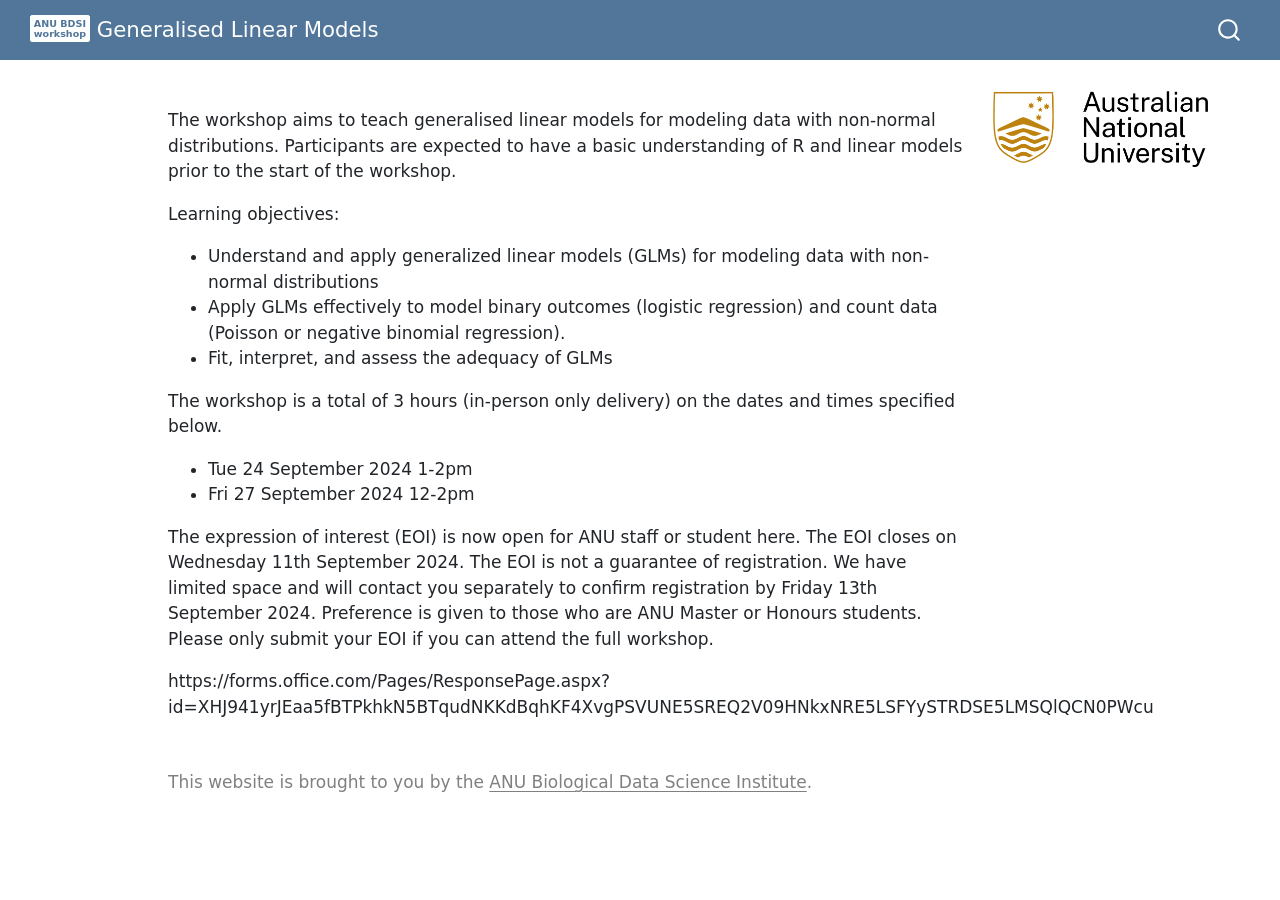
<file: ad.html>
<!DOCTYPE html>
<html xmlns="http://www.w3.org/1999/xhtml" lang="en" xml:lang="en"><head>

<meta charset="utf-8">
<meta name="generator" content="quarto-1.5.30">

<meta name="viewport" content="width=device-width, initial-scale=1.0, user-scalable=yes">


<title>ANU BDSI – ad</title>
<style>
code{white-space: pre-wrap;}
span.smallcaps{font-variant: small-caps;}
div.columns{display: flex; gap: min(4vw, 1.5em);}
div.column{flex: auto; overflow-x: auto;}
div.hanging-indent{margin-left: 1.5em; text-indent: -1.5em;}
ul.task-list{list-style: none;}
ul.task-list li input[type="checkbox"] {
  width: 0.8em;
  margin: 0 0.8em 0.2em -1em; /* quarto-specific, see https://github.com/quarto-dev/quarto-cli/issues/4556 */ 
  vertical-align: middle;
}
</style>


<script src="site_libs/quarto-nav/quarto-nav.js"></script>
<script src="site_libs/quarto-nav/headroom.min.js"></script>
<script src="site_libs/clipboard/clipboard.min.js"></script>
<script src="site_libs/quarto-search/autocomplete.umd.js"></script>
<script src="site_libs/quarto-search/fuse.min.js"></script>
<script src="site_libs/quarto-search/quarto-search.js"></script>
<meta name="quarto:offset" content="./">
<script src="site_libs/quarto-html/quarto.js"></script>
<script src="site_libs/quarto-html/popper.min.js"></script>
<script src="site_libs/quarto-html/tippy.umd.min.js"></script>
<script src="site_libs/quarto-html/anchor.min.js"></script>
<link href="site_libs/quarto-html/tippy.css" rel="stylesheet">
<link href="site_libs/quarto-html/quarto-syntax-highlighting.css" rel="stylesheet" id="quarto-text-highlighting-styles">
<script src="site_libs/bootstrap/bootstrap.min.js"></script>
<link href="site_libs/bootstrap/bootstrap-icons.css" rel="stylesheet">
<link href="site_libs/bootstrap/bootstrap.min.css" rel="stylesheet" id="quarto-bootstrap" data-mode="light">
<script id="quarto-search-options" type="application/json">{
  "location": "navbar",
  "copy-button": false,
  "collapse-after": 3,
  "panel-placement": "end",
  "type": "overlay",
  "limit": 50,
  "keyboard-shortcut": [
    "f",
    "/",
    "s"
  ],
  "show-item-context": false,
  "language": {
    "search-no-results-text": "No results",
    "search-matching-documents-text": "matching documents",
    "search-copy-link-title": "Copy link to search",
    "search-hide-matches-text": "Hide additional matches",
    "search-more-match-text": "more match in this document",
    "search-more-matches-text": "more matches in this document",
    "search-clear-button-title": "Clear",
    "search-text-placeholder": "",
    "search-detached-cancel-button-title": "Cancel",
    "search-submit-button-title": "Submit",
    "search-label": "Search"
  }
}</script>


<link rel="stylesheet" href="assets/webex.css">
<link rel="stylesheet" href="assets/custom.css">
<link rel="stylesheet" href="assets/exercises.css">
<link rel="stylesheet" href="styles.css">
</head>

<body class="nav-fixed">

<div id="quarto-search-results"></div>
  <header id="quarto-header" class="headroom fixed-top">
    <nav class="navbar navbar-expand-lg " data-bs-theme="dark">
      <div class="navbar-container container-fluid">
      <div class="navbar-brand-container mx-auto">
    <a class="navbar-brand" href="./index.html">
    <span class="navbar-title"><span class="tag-workshop"><span class="tag-label">ANU BDSI<br>workshop</span> Generalised Linear Models</span></span>
    </a>
  </div>
            <div id="quarto-search" class="" title="Search"></div>
          <button class="navbar-toggler" type="button" data-bs-toggle="collapse" data-bs-target="#navbarCollapse" aria-controls="navbarCollapse" aria-expanded="false" aria-label="Toggle navigation" onclick="if (window.quartoToggleHeadroom) { window.quartoToggleHeadroom(); }">
  <span class="navbar-toggler-icon"></span>
</button>
          <div class="collapse navbar-collapse" id="navbarCollapse">
            <ul class="navbar-nav navbar-nav-scroll me-auto">
  <li class="nav-item">
    <a class="nav-link" href="./index.html"> 
<span class="menu-text"> </span></a>
  </li>  
</ul>
          </div> <!-- /navcollapse -->
            <div class="quarto-navbar-tools">
</div>
      </div> <!-- /container-fluid -->
    </nav>
</header>
<!-- content -->
<div id="quarto-content" class="quarto-container page-columns page-rows-contents page-layout-article page-navbar">
<!-- sidebar -->
<!-- margin-sidebar -->
    <div id="quarto-margin-sidebar" class="sidebar margin-sidebar"><div class="quarto-margin-header"><div class="margin-header-item">
<p><img src="./images/ANU_Secondary_Horizontal_GoldBlack.png" class="img-fluid"></p>
</div></div>
        
    </div>
<!-- main -->
<main class="content" id="quarto-document-content">




<p>The workshop aims to teach generalised linear models for modeling data with non-normal distributions. Participants are expected to have a basic understanding of R and linear models prior to the start of the workshop.</p>
<p>Learning objectives:</p>
<ul>
<li>Understand and apply generalized linear models (GLMs) for modeling data with non-normal distributions</li>
<li>Apply GLMs effectively to model binary outcomes (logistic regression) and count data (Poisson or negative binomial regression).</li>
<li>Fit, interpret, and assess the adequacy of GLMs</li>
</ul>
<p>The workshop is a total of 3 hours (in-person only delivery) on the dates and times specified below.</p>
<ul>
<li>Tue 24 September 2024 1-2pm</li>
<li>Fri 27 September 2024 12-2pm</li>
</ul>
<p>The expression of interest (EOI) is now open for ANU staff or student here. The EOI closes on Wednesday 11th September 2024. The EOI is not a guarantee of registration. We have limited space and will contact you separately to confirm registration by Friday 13th September 2024. Preference is given to those who are ANU Master or Honours students. Please only submit your EOI if you can attend the full workshop.</p>
<p>https://forms.office.com/Pages/ResponsePage.aspx?id=XHJ941yrJEaa5fBTPkhkN5BTqudNKKdBqhKF4XvgPSVUNE5SREQ2V09HNkxNRE5LSFYySTRDSE5LMSQlQCN0PWcu</p>



<p><span class="footer">This website is brought to you by the <a href="https://bdsi.anu.edu.au/">ANU Biological Data Science Institute</a>.</span></p></main> <!-- /main -->
<script>

/* update total correct if #webex-total_correct exists */
update_total_correct = function() {
  console.log("webex: update total_correct");

  var t = document.getElementsByClassName("webex-total_correct");
  for (var i = 0; i < t.length; i++) {
    p = t[i].parentElement;
    var correct = p.getElementsByClassName("webex-correct").length;
    var solvemes = p.getElementsByClassName("webex-solveme").length;
    var radiogroups = p.getElementsByClassName("webex-radiogroup").length;
    var selects = p.getElementsByClassName("webex-select").length;

    t[i].innerHTML = correct + " of " + (solvemes + radiogroups + selects) + " correct";
  }
}

/* webex-solution button toggling function */
b_func = function() {
  console.log("webex: toggle hide");

  var cl = this.parentElement.classList;
  if (cl.contains('open')) {
    cl.remove("open");
  } else {
    cl.add("open");
  }
}

/* check answers */
check_func = function() {
  console.log("webex: check answers");

  var cl = this.parentElement.classList;
  if (cl.contains('unchecked')) {
    cl.remove("unchecked");
    this.innerHTML = "Hide Answers";
  } else {
    cl.add("unchecked");
    this.innerHTML = "Show Answers";
  }
}

/* function for checking solveme answers */
solveme_func = function(e) {
  console.log("webex: check solveme");

  var real_answers = JSON.parse(this.dataset.answer);
  var my_answer = this.value;
  var cl = this.classList;
  if (cl.contains("ignorecase")) {
    my_answer = my_answer.toLowerCase();
  }
  if (cl.contains("nospaces")) {
    my_answer = my_answer.replace(/ /g, "")
  }

  if (my_answer == "") {
    cl.remove("webex-correct");
    cl.remove("webex-incorrect");
  } else if (real_answers.includes(my_answer)) {
    cl.add("webex-correct");
    cl.remove("webex-incorrect");
  } else {
    cl.add("webex-incorrect");
    cl.remove("webex-correct");
  }

  // match numeric answers within a specified tolerance
  if(this.dataset.tol > 0){
    var tol = JSON.parse(this.dataset.tol);
    var matches = real_answers.map(x => Math.abs(x - my_answer) < tol)
    if (matches.reduce((a, b) => a + b, 0) > 0) {
      cl.add("webex-correct");
    } else {
      cl.remove("webex-correct");
    }
  }

  // added regex bit
  if (cl.contains("regex")){
    answer_regex = RegExp(real_answers.join("|"))
    if (answer_regex.test(my_answer)) {
      cl.add("webex-correct");
    }
  }

  update_total_correct();
}

/* function for checking select answers */
select_func = function(e) {
  console.log("webex: check select");

  var cl = this.classList

  /* add style */
  cl.remove("webex-incorrect");
  cl.remove("webex-correct");
  if (this.value == "answer") {
    cl.add("webex-correct");
  } else if (this.value != "blank") {
    cl.add("webex-incorrect");
  }

  update_total_correct();
}

/* function for checking radiogroups answers */
radiogroups_func = function(e) {
  console.log("webex: check radiogroups");

  var checked_button = document.querySelector('input[name=' + this.id + ']:checked');
  var cl = checked_button.parentElement.classList;
  var labels = checked_button.parentElement.parentElement.children;

  /* get rid of styles */
  for (i = 0; i < labels.length; i++) {
    labels[i].classList.remove("webex-incorrect");
    labels[i].classList.remove("webex-correct");
  }

  /* add style */
  if (checked_button.value == "answer") {
    cl.add("webex-correct");
  } else {
    cl.add("webex-incorrect");
  }

  update_total_correct();
}

window.onload = function() {
  console.log("webex onload");
  /* set up solution buttons */
  var buttons = document.getElementsByTagName("button");

  for (var i = 0; i < buttons.length; i++) {
    if (buttons[i].parentElement.classList.contains('webex-solution')) {
      buttons[i].onclick = b_func;
    }
  }

  var check_sections = document.getElementsByClassName("webex-check");
  console.log("check:", check_sections.length);
  for (var i = 0; i < check_sections.length; i++) {
    check_sections[i].classList.add("unchecked");

    let btn = document.createElement("button");
    btn.innerHTML = "Show Answers";
    btn.classList.add("webex-check-button");
    btn.onclick = check_func;
    check_sections[i].appendChild(btn);

    let spn = document.createElement("span");
    spn.classList.add("webex-total_correct");
    check_sections[i].appendChild(spn);
  }

  /* set up webex-solveme inputs */
  var solveme = document.getElementsByClassName("webex-solveme");

  for (var i = 0; i < solveme.length; i++) {
    /* make sure input boxes don't auto-anything */
    solveme[i].setAttribute("autocomplete","off");
    solveme[i].setAttribute("autocorrect", "off");
    solveme[i].setAttribute("autocapitalize", "off");
    solveme[i].setAttribute("spellcheck", "false");
    solveme[i].value = "";

    /* adjust answer for ignorecase or nospaces */
    var cl = solveme[i].classList;
    var real_answer = solveme[i].dataset.answer;
    if (cl.contains("ignorecase")) {
      real_answer = real_answer.toLowerCase();
    }
    if (cl.contains("nospaces")) {
      real_answer = real_answer.replace(/ /g, "");
    }
    solveme[i].dataset.answer = real_answer;

    /* attach checking function */
    solveme[i].onkeyup = solveme_func;
    solveme[i].onchange = solveme_func;

    solveme[i].insertAdjacentHTML("afterend", " <span class='webex-icon'></span>")
  }

  /* set up radiogroups */
  var radiogroups = document.getElementsByClassName("webex-radiogroup");
  for (var i = 0; i < radiogroups.length; i++) {
    radiogroups[i].onchange = radiogroups_func;
  }

  /* set up selects */
  var selects = document.getElementsByClassName("webex-select");
  for (var i = 0; i < selects.length; i++) {
    selects[i].onchange = select_func;
    selects[i].insertAdjacentHTML("afterend", " <span class='webex-icon'></span>")
  }

  update_total_correct();
}

</script>
<script id="quarto-html-after-body" type="application/javascript">
window.document.addEventListener("DOMContentLoaded", function (event) {
  const toggleBodyColorMode = (bsSheetEl) => {
    const mode = bsSheetEl.getAttribute("data-mode");
    const bodyEl = window.document.querySelector("body");
    if (mode === "dark") {
      bodyEl.classList.add("quarto-dark");
      bodyEl.classList.remove("quarto-light");
    } else {
      bodyEl.classList.add("quarto-light");
      bodyEl.classList.remove("quarto-dark");
    }
  }
  const toggleBodyColorPrimary = () => {
    const bsSheetEl = window.document.querySelector("link#quarto-bootstrap");
    if (bsSheetEl) {
      toggleBodyColorMode(bsSheetEl);
    }
  }
  toggleBodyColorPrimary();  
  const icon = "";
  const anchorJS = new window.AnchorJS();
  anchorJS.options = {
    placement: 'right',
    icon: icon
  };
  anchorJS.add('.anchored');
  const isCodeAnnotation = (el) => {
    for (const clz of el.classList) {
      if (clz.startsWith('code-annotation-')) {                     
        return true;
      }
    }
    return false;
  }
  const onCopySuccess = function(e) {
    // button target
    const button = e.trigger;
    // don't keep focus
    button.blur();
    // flash "checked"
    button.classList.add('code-copy-button-checked');
    var currentTitle = button.getAttribute("title");
    button.setAttribute("title", "Copied!");
    let tooltip;
    if (window.bootstrap) {
      button.setAttribute("data-bs-toggle", "tooltip");
      button.setAttribute("data-bs-placement", "left");
      button.setAttribute("data-bs-title", "Copied!");
      tooltip = new bootstrap.Tooltip(button, 
        { trigger: "manual", 
          customClass: "code-copy-button-tooltip",
          offset: [0, -8]});
      tooltip.show();    
    }
    setTimeout(function() {
      if (tooltip) {
        tooltip.hide();
        button.removeAttribute("data-bs-title");
        button.removeAttribute("data-bs-toggle");
        button.removeAttribute("data-bs-placement");
      }
      button.setAttribute("title", currentTitle);
      button.classList.remove('code-copy-button-checked');
    }, 1000);
    // clear code selection
    e.clearSelection();
  }
  const getTextToCopy = function(trigger) {
      const codeEl = trigger.previousElementSibling.cloneNode(true);
      for (const childEl of codeEl.children) {
        if (isCodeAnnotation(childEl)) {
          childEl.remove();
        }
      }
      return codeEl.innerText;
  }
  const clipboard = new window.ClipboardJS('.code-copy-button:not([data-in-quarto-modal])', {
    text: getTextToCopy
  });
  clipboard.on('success', onCopySuccess);
  if (window.document.getElementById('quarto-embedded-source-code-modal')) {
    // For code content inside modals, clipBoardJS needs to be initialized with a container option
    // TODO: Check when it could be a function (https://github.com/zenorocha/clipboard.js/issues/860)
    const clipboardModal = new window.ClipboardJS('.code-copy-button[data-in-quarto-modal]', {
      text: getTextToCopy,
      container: window.document.getElementById('quarto-embedded-source-code-modal')
    });
    clipboardModal.on('success', onCopySuccess);
  }
    var localhostRegex = new RegExp(/^(?:http|https):\/\/localhost\:?[0-9]*\//);
    var mailtoRegex = new RegExp(/^mailto:/);
      var filterRegex = new RegExp("https:\/\/anu-bdsi\.github\.io\/workshop-GLM\/");
    var isInternal = (href) => {
        return filterRegex.test(href) || localhostRegex.test(href) || mailtoRegex.test(href);
    }
    // Inspect non-navigation links and adorn them if external
 	var links = window.document.querySelectorAll('a[href]:not(.nav-link):not(.navbar-brand):not(.toc-action):not(.sidebar-link):not(.sidebar-item-toggle):not(.pagination-link):not(.no-external):not([aria-hidden]):not(.dropdown-item):not(.quarto-navigation-tool):not(.about-link)');
    for (var i=0; i<links.length; i++) {
      const link = links[i];
      if (!isInternal(link.href)) {
        // undo the damage that might have been done by quarto-nav.js in the case of
        // links that we want to consider external
        if (link.dataset.originalHref !== undefined) {
          link.href = link.dataset.originalHref;
        }
      }
    }
  function tippyHover(el, contentFn, onTriggerFn, onUntriggerFn) {
    const config = {
      allowHTML: true,
      maxWidth: 500,
      delay: 100,
      arrow: false,
      appendTo: function(el) {
          return el.parentElement;
      },
      interactive: true,
      interactiveBorder: 10,
      theme: 'quarto',
      placement: 'bottom-start',
    };
    if (contentFn) {
      config.content = contentFn;
    }
    if (onTriggerFn) {
      config.onTrigger = onTriggerFn;
    }
    if (onUntriggerFn) {
      config.onUntrigger = onUntriggerFn;
    }
    window.tippy(el, config); 
  }
  const noterefs = window.document.querySelectorAll('a[role="doc-noteref"]');
  for (var i=0; i<noterefs.length; i++) {
    const ref = noterefs[i];
    tippyHover(ref, function() {
      // use id or data attribute instead here
      let href = ref.getAttribute('data-footnote-href') || ref.getAttribute('href');
      try { href = new URL(href).hash; } catch {}
      const id = href.replace(/^#\/?/, "");
      const note = window.document.getElementById(id);
      if (note) {
        return note.innerHTML;
      } else {
        return "";
      }
    });
  }
  const xrefs = window.document.querySelectorAll('a.quarto-xref');
  const processXRef = (id, note) => {
    // Strip column container classes
    const stripColumnClz = (el) => {
      el.classList.remove("page-full", "page-columns");
      if (el.children) {
        for (const child of el.children) {
          stripColumnClz(child);
        }
      }
    }
    stripColumnClz(note)
    if (id === null || id.startsWith('sec-')) {
      // Special case sections, only their first couple elements
      const container = document.createElement("div");
      if (note.children && note.children.length > 2) {
        container.appendChild(note.children[0].cloneNode(true));
        for (let i = 1; i < note.children.length; i++) {
          const child = note.children[i];
          if (child.tagName === "P" && child.innerText === "") {
            continue;
          } else {
            container.appendChild(child.cloneNode(true));
            break;
          }
        }
        if (window.Quarto?.typesetMath) {
          window.Quarto.typesetMath(container);
        }
        return container.innerHTML
      } else {
        if (window.Quarto?.typesetMath) {
          window.Quarto.typesetMath(note);
        }
        return note.innerHTML;
      }
    } else {
      // Remove any anchor links if they are present
      const anchorLink = note.querySelector('a.anchorjs-link');
      if (anchorLink) {
        anchorLink.remove();
      }
      if (window.Quarto?.typesetMath) {
        window.Quarto.typesetMath(note);
      }
      // TODO in 1.5, we should make sure this works without a callout special case
      if (note.classList.contains("callout")) {
        return note.outerHTML;
      } else {
        return note.innerHTML;
      }
    }
  }
  for (var i=0; i<xrefs.length; i++) {
    const xref = xrefs[i];
    tippyHover(xref, undefined, function(instance) {
      instance.disable();
      let url = xref.getAttribute('href');
      let hash = undefined; 
      if (url.startsWith('#')) {
        hash = url;
      } else {
        try { hash = new URL(url).hash; } catch {}
      }
      if (hash) {
        const id = hash.replace(/^#\/?/, "");
        const note = window.document.getElementById(id);
        if (note !== null) {
          try {
            const html = processXRef(id, note.cloneNode(true));
            instance.setContent(html);
          } finally {
            instance.enable();
            instance.show();
          }
        } else {
          // See if we can fetch this
          fetch(url.split('#')[0])
          .then(res => res.text())
          .then(html => {
            const parser = new DOMParser();
            const htmlDoc = parser.parseFromString(html, "text/html");
            const note = htmlDoc.getElementById(id);
            if (note !== null) {
              const html = processXRef(id, note);
              instance.setContent(html);
            } 
          }).finally(() => {
            instance.enable();
            instance.show();
          });
        }
      } else {
        // See if we can fetch a full url (with no hash to target)
        // This is a special case and we should probably do some content thinning / targeting
        fetch(url)
        .then(res => res.text())
        .then(html => {
          const parser = new DOMParser();
          const htmlDoc = parser.parseFromString(html, "text/html");
          const note = htmlDoc.querySelector('main.content');
          if (note !== null) {
            // This should only happen for chapter cross references
            // (since there is no id in the URL)
            // remove the first header
            if (note.children.length > 0 && note.children[0].tagName === "HEADER") {
              note.children[0].remove();
            }
            const html = processXRef(null, note);
            instance.setContent(html);
          } 
        }).finally(() => {
          instance.enable();
          instance.show();
        });
      }
    }, function(instance) {
    });
  }
      let selectedAnnoteEl;
      const selectorForAnnotation = ( cell, annotation) => {
        let cellAttr = 'data-code-cell="' + cell + '"';
        let lineAttr = 'data-code-annotation="' +  annotation + '"';
        const selector = 'span[' + cellAttr + '][' + lineAttr + ']';
        return selector;
      }
      const selectCodeLines = (annoteEl) => {
        const doc = window.document;
        const targetCell = annoteEl.getAttribute("data-target-cell");
        const targetAnnotation = annoteEl.getAttribute("data-target-annotation");
        const annoteSpan = window.document.querySelector(selectorForAnnotation(targetCell, targetAnnotation));
        const lines = annoteSpan.getAttribute("data-code-lines").split(",");
        const lineIds = lines.map((line) => {
          return targetCell + "-" + line;
        })
        let top = null;
        let height = null;
        let parent = null;
        if (lineIds.length > 0) {
            //compute the position of the single el (top and bottom and make a div)
            const el = window.document.getElementById(lineIds[0]);
            top = el.offsetTop;
            height = el.offsetHeight;
            parent = el.parentElement.parentElement;
          if (lineIds.length > 1) {
            const lastEl = window.document.getElementById(lineIds[lineIds.length - 1]);
            const bottom = lastEl.offsetTop + lastEl.offsetHeight;
            height = bottom - top;
          }
          if (top !== null && height !== null && parent !== null) {
            // cook up a div (if necessary) and position it 
            let div = window.document.getElementById("code-annotation-line-highlight");
            if (div === null) {
              div = window.document.createElement("div");
              div.setAttribute("id", "code-annotation-line-highlight");
              div.style.position = 'absolute';
              parent.appendChild(div);
            }
            div.style.top = top - 2 + "px";
            div.style.height = height + 4 + "px";
            div.style.left = 0;
            let gutterDiv = window.document.getElementById("code-annotation-line-highlight-gutter");
            if (gutterDiv === null) {
              gutterDiv = window.document.createElement("div");
              gutterDiv.setAttribute("id", "code-annotation-line-highlight-gutter");
              gutterDiv.style.position = 'absolute';
              const codeCell = window.document.getElementById(targetCell);
              const gutter = codeCell.querySelector('.code-annotation-gutter');
              gutter.appendChild(gutterDiv);
            }
            gutterDiv.style.top = top - 2 + "px";
            gutterDiv.style.height = height + 4 + "px";
          }
          selectedAnnoteEl = annoteEl;
        }
      };
      const unselectCodeLines = () => {
        const elementsIds = ["code-annotation-line-highlight", "code-annotation-line-highlight-gutter"];
        elementsIds.forEach((elId) => {
          const div = window.document.getElementById(elId);
          if (div) {
            div.remove();
          }
        });
        selectedAnnoteEl = undefined;
      };
        // Handle positioning of the toggle
    window.addEventListener(
      "resize",
      throttle(() => {
        elRect = undefined;
        if (selectedAnnoteEl) {
          selectCodeLines(selectedAnnoteEl);
        }
      }, 10)
    );
    function throttle(fn, ms) {
    let throttle = false;
    let timer;
      return (...args) => {
        if(!throttle) { // first call gets through
            fn.apply(this, args);
            throttle = true;
        } else { // all the others get throttled
            if(timer) clearTimeout(timer); // cancel #2
            timer = setTimeout(() => {
              fn.apply(this, args);
              timer = throttle = false;
            }, ms);
        }
      };
    }
      // Attach click handler to the DT
      const annoteDls = window.document.querySelectorAll('dt[data-target-cell]');
      for (const annoteDlNode of annoteDls) {
        annoteDlNode.addEventListener('click', (event) => {
          const clickedEl = event.target;
          if (clickedEl !== selectedAnnoteEl) {
            unselectCodeLines();
            const activeEl = window.document.querySelector('dt[data-target-cell].code-annotation-active');
            if (activeEl) {
              activeEl.classList.remove('code-annotation-active');
            }
            selectCodeLines(clickedEl);
            clickedEl.classList.add('code-annotation-active');
          } else {
            // Unselect the line
            unselectCodeLines();
            clickedEl.classList.remove('code-annotation-active');
          }
        });
      }
  const findCites = (el) => {
    const parentEl = el.parentElement;
    if (parentEl) {
      const cites = parentEl.dataset.cites;
      if (cites) {
        return {
          el,
          cites: cites.split(' ')
        };
      } else {
        return findCites(el.parentElement)
      }
    } else {
      return undefined;
    }
  };
  var bibliorefs = window.document.querySelectorAll('a[role="doc-biblioref"]');
  for (var i=0; i<bibliorefs.length; i++) {
    const ref = bibliorefs[i];
    const citeInfo = findCites(ref);
    if (citeInfo) {
      tippyHover(citeInfo.el, function() {
        var popup = window.document.createElement('div');
        citeInfo.cites.forEach(function(cite) {
          var citeDiv = window.document.createElement('div');
          citeDiv.classList.add('hanging-indent');
          citeDiv.classList.add('csl-entry');
          var biblioDiv = window.document.getElementById('ref-' + cite);
          if (biblioDiv) {
            citeDiv.innerHTML = biblioDiv.innerHTML;
          }
          popup.appendChild(citeDiv);
        });
        return popup.innerHTML;
      });
    }
  }
});
</script>
</div> <!-- /content -->




</body></html>
</file>
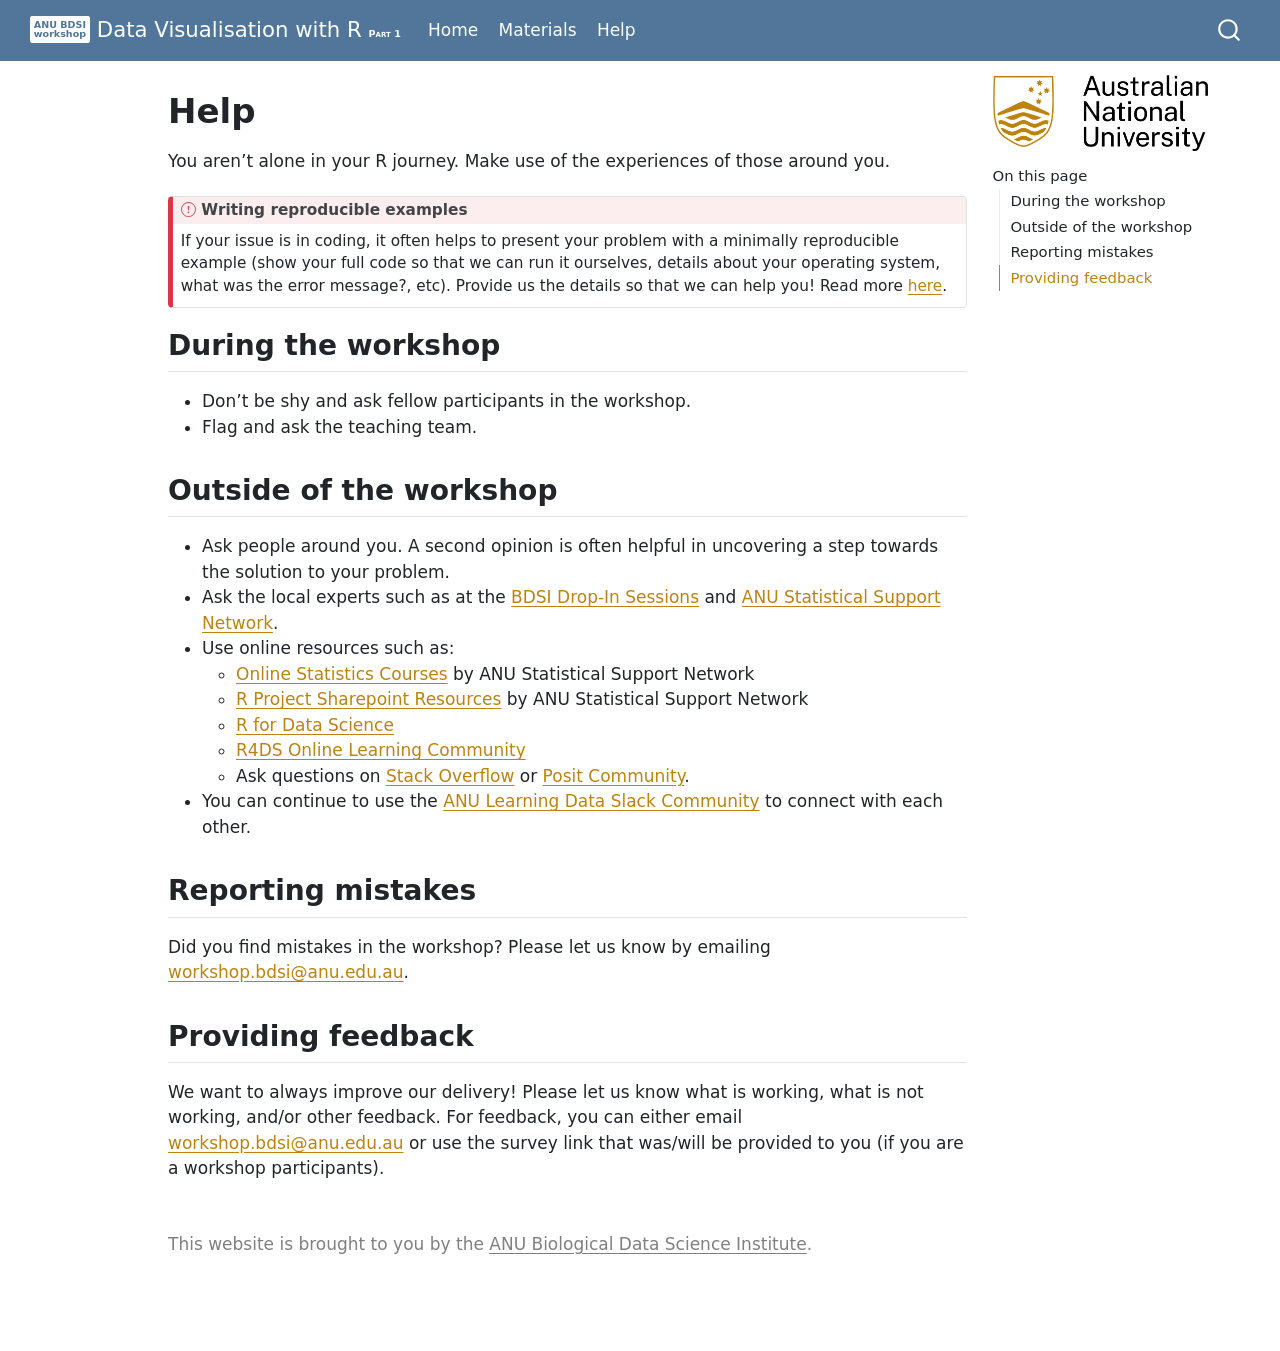
<file: help.html>
<!DOCTYPE html>
<html xmlns="http://www.w3.org/1999/xhtml" lang="en" xml:lang="en"><head>

<meta charset="utf-8">
<meta name="generator" content="quarto-1.4.551">

<meta name="viewport" content="width=device-width, initial-scale=1.0, user-scalable=yes">


<title>ANU BDSIworkshop Data Visualisation with R Part 1 - Help</title>
<style>
code{white-space: pre-wrap;}
span.smallcaps{font-variant: small-caps;}
div.columns{display: flex; gap: min(4vw, 1.5em);}
div.column{flex: auto; overflow-x: auto;}
div.hanging-indent{margin-left: 1.5em; text-indent: -1.5em;}
ul.task-list{list-style: none;}
ul.task-list li input[type="checkbox"] {
  width: 0.8em;
  margin: 0 0.8em 0.2em -1em; /* quarto-specific, see https://github.com/quarto-dev/quarto-cli/issues/4556 */ 
  vertical-align: middle;
}
</style>


<script src="site_libs/quarto-nav/quarto-nav.js"></script>
<script src="site_libs/quarto-nav/headroom.min.js"></script>
<script src="site_libs/clipboard/clipboard.min.js"></script>
<script src="site_libs/quarto-search/autocomplete.umd.js"></script>
<script src="site_libs/quarto-search/fuse.min.js"></script>
<script src="site_libs/quarto-search/quarto-search.js"></script>
<meta name="quarto:offset" content="./">
<script src="site_libs/quarto-html/quarto.js"></script>
<script src="site_libs/quarto-html/popper.min.js"></script>
<script src="site_libs/quarto-html/tippy.umd.min.js"></script>
<script src="site_libs/quarto-html/anchor.min.js"></script>
<link href="site_libs/quarto-html/tippy.css" rel="stylesheet">
<link href="site_libs/quarto-html/quarto-syntax-highlighting.css" rel="stylesheet" id="quarto-text-highlighting-styles">
<script src="site_libs/bootstrap/bootstrap.min.js"></script>
<link href="site_libs/bootstrap/bootstrap-icons.css" rel="stylesheet">
<link href="site_libs/bootstrap/bootstrap.min.css" rel="stylesheet" id="quarto-bootstrap" data-mode="light">
<script id="quarto-search-options" type="application/json">{
  "location": "navbar",
  "copy-button": false,
  "collapse-after": 3,
  "panel-placement": "end",
  "type": "overlay",
  "limit": 50,
  "keyboard-shortcut": [
    "f",
    "/",
    "s"
  ],
  "show-item-context": false,
  "language": {
    "search-no-results-text": "No results",
    "search-matching-documents-text": "matching documents",
    "search-copy-link-title": "Copy link to search",
    "search-hide-matches-text": "Hide additional matches",
    "search-more-match-text": "more match in this document",
    "search-more-matches-text": "more matches in this document",
    "search-clear-button-title": "Clear",
    "search-text-placeholder": "",
    "search-detached-cancel-button-title": "Cancel",
    "search-submit-button-title": "Submit",
    "search-label": "Search"
  }
}</script>


<link rel="stylesheet" href="styles.css">
</head>

<body class="nav-fixed">

<div id="quarto-search-results"></div>
  <header id="quarto-header" class="headroom fixed-top">
    <nav class="navbar navbar-expand-lg " data-bs-theme="dark">
      <div class="navbar-container container-fluid">
      <div class="navbar-brand-container mx-auto">
    <a class="navbar-brand" href="./index.html">
    <span class="navbar-title"><span class="tag-label">ANU BDSI<br>workshop</span> Data Visualisation with R <span class="part-label">Part 1</span></span>
    </a>
  </div>
            <div id="quarto-search" class="" title="Search"></div>
          <button class="navbar-toggler" type="button" data-bs-toggle="collapse" data-bs-target="#navbarCollapse" aria-controls="navbarCollapse" aria-expanded="false" aria-label="Toggle navigation" onclick="if (window.quartoToggleHeadroom) { window.quartoToggleHeadroom(); }">
  <span class="navbar-toggler-icon"></span>
</button>
          <div class="collapse navbar-collapse" id="navbarCollapse">
            <ul class="navbar-nav navbar-nav-scroll me-auto">
  <li class="nav-item">
    <a class="nav-link" href="./index.html"> 
<span class="menu-text">Home</span></a>
  </li>  
  <li class="nav-item">
    <a class="nav-link" href="./materials.html"> 
<span class="menu-text">Materials</span></a>
  </li>  
  <li class="nav-item">
    <a class="nav-link active" href="./help.html" aria-current="page"> 
<span class="menu-text">Help</span></a>
  </li>  
</ul>
          </div> <!-- /navcollapse -->
          <div class="quarto-navbar-tools">
</div>
      </div> <!-- /container-fluid -->
    </nav>
</header>
<!-- content -->
<div id="quarto-content" class="quarto-container page-columns page-rows-contents page-layout-article page-navbar">
<!-- sidebar -->
<!-- margin-sidebar -->
    <div id="quarto-margin-sidebar" class="sidebar margin-sidebar"><div class="quarto-margin-header"><div class="margin-header-item">
<p><img src="./images/ANU_Secondary_Horizontal_GoldBlack.png" class="img-fluid"></p>
</div></div>
        <nav id="TOC" role="doc-toc" class="toc-active">
    <h2 id="toc-title">On this page</h2>
   
  <ul>
  <li><a href="#during-the-workshop" id="toc-during-the-workshop" class="nav-link active" data-scroll-target="#during-the-workshop">During the workshop</a></li>
  <li><a href="#outside-of-the-workshop" id="toc-outside-of-the-workshop" class="nav-link" data-scroll-target="#outside-of-the-workshop">Outside of the workshop</a></li>
  <li><a href="#reporting-mistakes" id="toc-reporting-mistakes" class="nav-link" data-scroll-target="#reporting-mistakes">Reporting mistakes</a></li>
  <li><a href="#providing-feedback" id="toc-providing-feedback" class="nav-link" data-scroll-target="#providing-feedback">Providing feedback</a></li>
  </ul>
</nav>
    </div>
<!-- main -->
<main class="content" id="quarto-document-content">

<header id="title-block-header" class="quarto-title-block default">
<div class="quarto-title">
<h1 class="title">Help</h1>
</div>



<div class="quarto-title-meta">

    
  
    
  </div>
  


</header>


<p>You aren’t alone in your R journey. Make use of the experiences of those around you.</p>
<div class="callout callout-style-default callout-important callout-titled">
<div class="callout-header d-flex align-content-center">
<div class="callout-icon-container">
<i class="callout-icon"></i>
</div>
<div class="callout-title-container flex-fill">
Writing reproducible examples
</div>
</div>
<div class="callout-body-container callout-body">
<p>If your issue is in coding, it often helps to present your problem with a minimally reproducible example (show your full code so that we can run it ourselves, details about your operating system, what was the error message?, etc). Provide us the details so that we can help you! Read more <a href="https://learnr.numbat.space/chapter3">here</a>.</p>
</div>
</div>
<section id="during-the-workshop" class="level2">
<h2 class="anchored" data-anchor-id="during-the-workshop">During the workshop</h2>
<ul>
<li>Don’t be shy and ask fellow participants in the workshop.</li>
<li>Flag and ask the teaching team.</li>
</ul>
</section>
<section id="outside-of-the-workshop" class="level2">
<h2 class="anchored" data-anchor-id="outside-of-the-workshop">Outside of the workshop</h2>
<ul>
<li>Ask people around you. A second opinion is often helpful in uncovering a step towards the solution to your problem.</li>
<li>Ask the local experts such as at the <a href="https://bdsi.anu.edu.au/news-events/event-series/bdsi-bioinformatics-and-statistics-drop-sessions">BDSI Drop-In Sessions</a> and <a href="https://services.anu.edu.au/business-units/research-initiatives-and-infrastructure/statistical-support-network">ANU Statistical Support Network</a>.</li>
<li>Use online resources such as:
<ul>
<li><a href="https://services.anu.edu.au/training/online-statistics-courses#overlay-context=business-units/statistical-consulting-unit">Online Statistics Courses</a> by ANU Statistical Support Network</li>
<li><a href="https://anu365.sharepoint.com/sites/StatSupportoNline/SitePages/R-Project(1).aspx?promotedState=0">R Project Sharepoint Resources</a> by ANU Statistical Support Network</li>
<li><a href="https://r4ds.hadley.nz/">R for Data Science</a></li>
<li><a href="https://rfordatasci.com/">R4DS Online Learning Community</a></li>
<li>Ask questions on <a href="https://stackoverflow.com/questions/tagged/r">Stack Overflow</a> or <a href="https://community.rstudio.com/">Posit Community</a>.</li>
</ul></li>
<li>You can continue to use the <a href="./index.html#slack">ANU Learning Data Slack Community</a> to connect with each other.</li>
</ul>
</section>
<section id="reporting-mistakes" class="level2">
<h2 class="anchored" data-anchor-id="reporting-mistakes">Reporting mistakes</h2>
<p>Did you find mistakes in the workshop? Please let us know by emailing <a href="mailto:workshop.bdsi@anu.edu.au">workshop.bdsi@anu.edu.au</a>.</p>
</section>
<section id="providing-feedback" class="level2">
<h2 class="anchored" data-anchor-id="providing-feedback">Providing feedback</h2>
<p>We want to always improve our delivery! Please let us know what is working, what is not working, and/or other feedback. For feedback, you can either email <a href="mailto:workshop.bdsi@anu.edu.au">workshop.bdsi@anu.edu.au</a> or use the survey link that was/will be provided to you (if you are a workshop participants).</p>


</section>

<p><span class="footer">This website is brought to you by the <a href="https://bdsi.anu.edu.au/">ANU Biological Data Science Institute</a>.</span></p></main> <!-- /main -->
<script id="quarto-html-after-body" type="application/javascript">
window.document.addEventListener("DOMContentLoaded", function (event) {
  const toggleBodyColorMode = (bsSheetEl) => {
    const mode = bsSheetEl.getAttribute("data-mode");
    const bodyEl = window.document.querySelector("body");
    if (mode === "dark") {
      bodyEl.classList.add("quarto-dark");
      bodyEl.classList.remove("quarto-light");
    } else {
      bodyEl.classList.add("quarto-light");
      bodyEl.classList.remove("quarto-dark");
    }
  }
  const toggleBodyColorPrimary = () => {
    const bsSheetEl = window.document.querySelector("link#quarto-bootstrap");
    if (bsSheetEl) {
      toggleBodyColorMode(bsSheetEl);
    }
  }
  toggleBodyColorPrimary();  
  const icon = "";
  const anchorJS = new window.AnchorJS();
  anchorJS.options = {
    placement: 'right',
    icon: icon
  };
  anchorJS.add('.anchored');
  const isCodeAnnotation = (el) => {
    for (const clz of el.classList) {
      if (clz.startsWith('code-annotation-')) {                     
        return true;
      }
    }
    return false;
  }
  const clipboard = new window.ClipboardJS('.code-copy-button', {
    text: function(trigger) {
      const codeEl = trigger.previousElementSibling.cloneNode(true);
      for (const childEl of codeEl.children) {
        if (isCodeAnnotation(childEl)) {
          childEl.remove();
        }
      }
      return codeEl.innerText;
    }
  });
  clipboard.on('success', function(e) {
    // button target
    const button = e.trigger;
    // don't keep focus
    button.blur();
    // flash "checked"
    button.classList.add('code-copy-button-checked');
    var currentTitle = button.getAttribute("title");
    button.setAttribute("title", "Copied!");
    let tooltip;
    if (window.bootstrap) {
      button.setAttribute("data-bs-toggle", "tooltip");
      button.setAttribute("data-bs-placement", "left");
      button.setAttribute("data-bs-title", "Copied!");
      tooltip = new bootstrap.Tooltip(button, 
        { trigger: "manual", 
          customClass: "code-copy-button-tooltip",
          offset: [0, -8]});
      tooltip.show();    
    }
    setTimeout(function() {
      if (tooltip) {
        tooltip.hide();
        button.removeAttribute("data-bs-title");
        button.removeAttribute("data-bs-toggle");
        button.removeAttribute("data-bs-placement");
      }
      button.setAttribute("title", currentTitle);
      button.classList.remove('code-copy-button-checked');
    }, 1000);
    // clear code selection
    e.clearSelection();
  });
    var localhostRegex = new RegExp(/^(?:http|https):\/\/localhost\:?[0-9]*\//);
    var mailtoRegex = new RegExp(/^mailto:/);
      var filterRegex = new RegExp('/' + window.location.host + '/');
    var isInternal = (href) => {
        return filterRegex.test(href) || localhostRegex.test(href) || mailtoRegex.test(href);
    }
    // Inspect non-navigation links and adorn them if external
 	var links = window.document.querySelectorAll('a[href]:not(.nav-link):not(.navbar-brand):not(.toc-action):not(.sidebar-link):not(.sidebar-item-toggle):not(.pagination-link):not(.no-external):not([aria-hidden]):not(.dropdown-item):not(.quarto-navigation-tool)');
    for (var i=0; i<links.length; i++) {
      const link = links[i];
      if (!isInternal(link.href)) {
        // undo the damage that might have been done by quarto-nav.js in the case of
        // links that we want to consider external
        if (link.dataset.originalHref !== undefined) {
          link.href = link.dataset.originalHref;
        }
      }
    }
  function tippyHover(el, contentFn, onTriggerFn, onUntriggerFn) {
    const config = {
      allowHTML: true,
      maxWidth: 500,
      delay: 100,
      arrow: false,
      appendTo: function(el) {
          return el.parentElement;
      },
      interactive: true,
      interactiveBorder: 10,
      theme: 'quarto',
      placement: 'bottom-start',
    };
    if (contentFn) {
      config.content = contentFn;
    }
    if (onTriggerFn) {
      config.onTrigger = onTriggerFn;
    }
    if (onUntriggerFn) {
      config.onUntrigger = onUntriggerFn;
    }
    window.tippy(el, config); 
  }
  const noterefs = window.document.querySelectorAll('a[role="doc-noteref"]');
  for (var i=0; i<noterefs.length; i++) {
    const ref = noterefs[i];
    tippyHover(ref, function() {
      // use id or data attribute instead here
      let href = ref.getAttribute('data-footnote-href') || ref.getAttribute('href');
      try { href = new URL(href).hash; } catch {}
      const id = href.replace(/^#\/?/, "");
      const note = window.document.getElementById(id);
      if (note) {
        return note.innerHTML;
      } else {
        return "";
      }
    });
  }
  const xrefs = window.document.querySelectorAll('a.quarto-xref');
  const processXRef = (id, note) => {
    // Strip column container classes
    const stripColumnClz = (el) => {
      el.classList.remove("page-full", "page-columns");
      if (el.children) {
        for (const child of el.children) {
          stripColumnClz(child);
        }
      }
    }
    stripColumnClz(note)
    if (id === null || id.startsWith('sec-')) {
      // Special case sections, only their first couple elements
      const container = document.createElement("div");
      if (note.children && note.children.length > 2) {
        container.appendChild(note.children[0].cloneNode(true));
        for (let i = 1; i < note.children.length; i++) {
          const child = note.children[i];
          if (child.tagName === "P" && child.innerText === "") {
            continue;
          } else {
            container.appendChild(child.cloneNode(true));
            break;
          }
        }
        if (window.Quarto?.typesetMath) {
          window.Quarto.typesetMath(container);
        }
        return container.innerHTML
      } else {
        if (window.Quarto?.typesetMath) {
          window.Quarto.typesetMath(note);
        }
        return note.innerHTML;
      }
    } else {
      // Remove any anchor links if they are present
      const anchorLink = note.querySelector('a.anchorjs-link');
      if (anchorLink) {
        anchorLink.remove();
      }
      if (window.Quarto?.typesetMath) {
        window.Quarto.typesetMath(note);
      }
      // TODO in 1.5, we should make sure this works without a callout special case
      if (note.classList.contains("callout")) {
        return note.outerHTML;
      } else {
        return note.innerHTML;
      }
    }
  }
  for (var i=0; i<xrefs.length; i++) {
    const xref = xrefs[i];
    tippyHover(xref, undefined, function(instance) {
      instance.disable();
      let url = xref.getAttribute('href');
      let hash = undefined; 
      if (url.startsWith('#')) {
        hash = url;
      } else {
        try { hash = new URL(url).hash; } catch {}
      }
      if (hash) {
        const id = hash.replace(/^#\/?/, "");
        const note = window.document.getElementById(id);
        if (note !== null) {
          try {
            const html = processXRef(id, note.cloneNode(true));
            instance.setContent(html);
          } finally {
            instance.enable();
            instance.show();
          }
        } else {
          // See if we can fetch this
          fetch(url.split('#')[0])
          .then(res => res.text())
          .then(html => {
            const parser = new DOMParser();
            const htmlDoc = parser.parseFromString(html, "text/html");
            const note = htmlDoc.getElementById(id);
            if (note !== null) {
              const html = processXRef(id, note);
              instance.setContent(html);
            } 
          }).finally(() => {
            instance.enable();
            instance.show();
          });
        }
      } else {
        // See if we can fetch a full url (with no hash to target)
        // This is a special case and we should probably do some content thinning / targeting
        fetch(url)
        .then(res => res.text())
        .then(html => {
          const parser = new DOMParser();
          const htmlDoc = parser.parseFromString(html, "text/html");
          const note = htmlDoc.querySelector('main.content');
          if (note !== null) {
            // This should only happen for chapter cross references
            // (since there is no id in the URL)
            // remove the first header
            if (note.children.length > 0 && note.children[0].tagName === "HEADER") {
              note.children[0].remove();
            }
            const html = processXRef(null, note);
            instance.setContent(html);
          } 
        }).finally(() => {
          instance.enable();
          instance.show();
        });
      }
    }, function(instance) {
    });
  }
      let selectedAnnoteEl;
      const selectorForAnnotation = ( cell, annotation) => {
        let cellAttr = 'data-code-cell="' + cell + '"';
        let lineAttr = 'data-code-annotation="' +  annotation + '"';
        const selector = 'span[' + cellAttr + '][' + lineAttr + ']';
        return selector;
      }
      const selectCodeLines = (annoteEl) => {
        const doc = window.document;
        const targetCell = annoteEl.getAttribute("data-target-cell");
        const targetAnnotation = annoteEl.getAttribute("data-target-annotation");
        const annoteSpan = window.document.querySelector(selectorForAnnotation(targetCell, targetAnnotation));
        const lines = annoteSpan.getAttribute("data-code-lines").split(",");
        const lineIds = lines.map((line) => {
          return targetCell + "-" + line;
        })
        let top = null;
        let height = null;
        let parent = null;
        if (lineIds.length > 0) {
            //compute the position of the single el (top and bottom and make a div)
            const el = window.document.getElementById(lineIds[0]);
            top = el.offsetTop;
            height = el.offsetHeight;
            parent = el.parentElement.parentElement;
          if (lineIds.length > 1) {
            const lastEl = window.document.getElementById(lineIds[lineIds.length - 1]);
            const bottom = lastEl.offsetTop + lastEl.offsetHeight;
            height = bottom - top;
          }
          if (top !== null && height !== null && parent !== null) {
            // cook up a div (if necessary) and position it 
            let div = window.document.getElementById("code-annotation-line-highlight");
            if (div === null) {
              div = window.document.createElement("div");
              div.setAttribute("id", "code-annotation-line-highlight");
              div.style.position = 'absolute';
              parent.appendChild(div);
            }
            div.style.top = top - 2 + "px";
            div.style.height = height + 4 + "px";
            div.style.left = 0;
            let gutterDiv = window.document.getElementById("code-annotation-line-highlight-gutter");
            if (gutterDiv === null) {
              gutterDiv = window.document.createElement("div");
              gutterDiv.setAttribute("id", "code-annotation-line-highlight-gutter");
              gutterDiv.style.position = 'absolute';
              const codeCell = window.document.getElementById(targetCell);
              const gutter = codeCell.querySelector('.code-annotation-gutter');
              gutter.appendChild(gutterDiv);
            }
            gutterDiv.style.top = top - 2 + "px";
            gutterDiv.style.height = height + 4 + "px";
          }
          selectedAnnoteEl = annoteEl;
        }
      };
      const unselectCodeLines = () => {
        const elementsIds = ["code-annotation-line-highlight", "code-annotation-line-highlight-gutter"];
        elementsIds.forEach((elId) => {
          const div = window.document.getElementById(elId);
          if (div) {
            div.remove();
          }
        });
        selectedAnnoteEl = undefined;
      };
        // Handle positioning of the toggle
    window.addEventListener(
      "resize",
      throttle(() => {
        elRect = undefined;
        if (selectedAnnoteEl) {
          selectCodeLines(selectedAnnoteEl);
        }
      }, 10)
    );
    function throttle(fn, ms) {
    let throttle = false;
    let timer;
      return (...args) => {
        if(!throttle) { // first call gets through
            fn.apply(this, args);
            throttle = true;
        } else { // all the others get throttled
            if(timer) clearTimeout(timer); // cancel #2
            timer = setTimeout(() => {
              fn.apply(this, args);
              timer = throttle = false;
            }, ms);
        }
      };
    }
      // Attach click handler to the DT
      const annoteDls = window.document.querySelectorAll('dt[data-target-cell]');
      for (const annoteDlNode of annoteDls) {
        annoteDlNode.addEventListener('click', (event) => {
          const clickedEl = event.target;
          if (clickedEl !== selectedAnnoteEl) {
            unselectCodeLines();
            const activeEl = window.document.querySelector('dt[data-target-cell].code-annotation-active');
            if (activeEl) {
              activeEl.classList.remove('code-annotation-active');
            }
            selectCodeLines(clickedEl);
            clickedEl.classList.add('code-annotation-active');
          } else {
            // Unselect the line
            unselectCodeLines();
            clickedEl.classList.remove('code-annotation-active');
          }
        });
      }
  const findCites = (el) => {
    const parentEl = el.parentElement;
    if (parentEl) {
      const cites = parentEl.dataset.cites;
      if (cites) {
        return {
          el,
          cites: cites.split(' ')
        };
      } else {
        return findCites(el.parentElement)
      }
    } else {
      return undefined;
    }
  };
  var bibliorefs = window.document.querySelectorAll('a[role="doc-biblioref"]');
  for (var i=0; i<bibliorefs.length; i++) {
    const ref = bibliorefs[i];
    const citeInfo = findCites(ref);
    if (citeInfo) {
      tippyHover(citeInfo.el, function() {
        var popup = window.document.createElement('div');
        citeInfo.cites.forEach(function(cite) {
          var citeDiv = window.document.createElement('div');
          citeDiv.classList.add('hanging-indent');
          citeDiv.classList.add('csl-entry');
          var biblioDiv = window.document.getElementById('ref-' + cite);
          if (biblioDiv) {
            citeDiv.innerHTML = biblioDiv.innerHTML;
          }
          popup.appendChild(citeDiv);
        });
        return popup.innerHTML;
      });
    }
  }
});
</script>
</div> <!-- /content -->




</body></html>
</file>
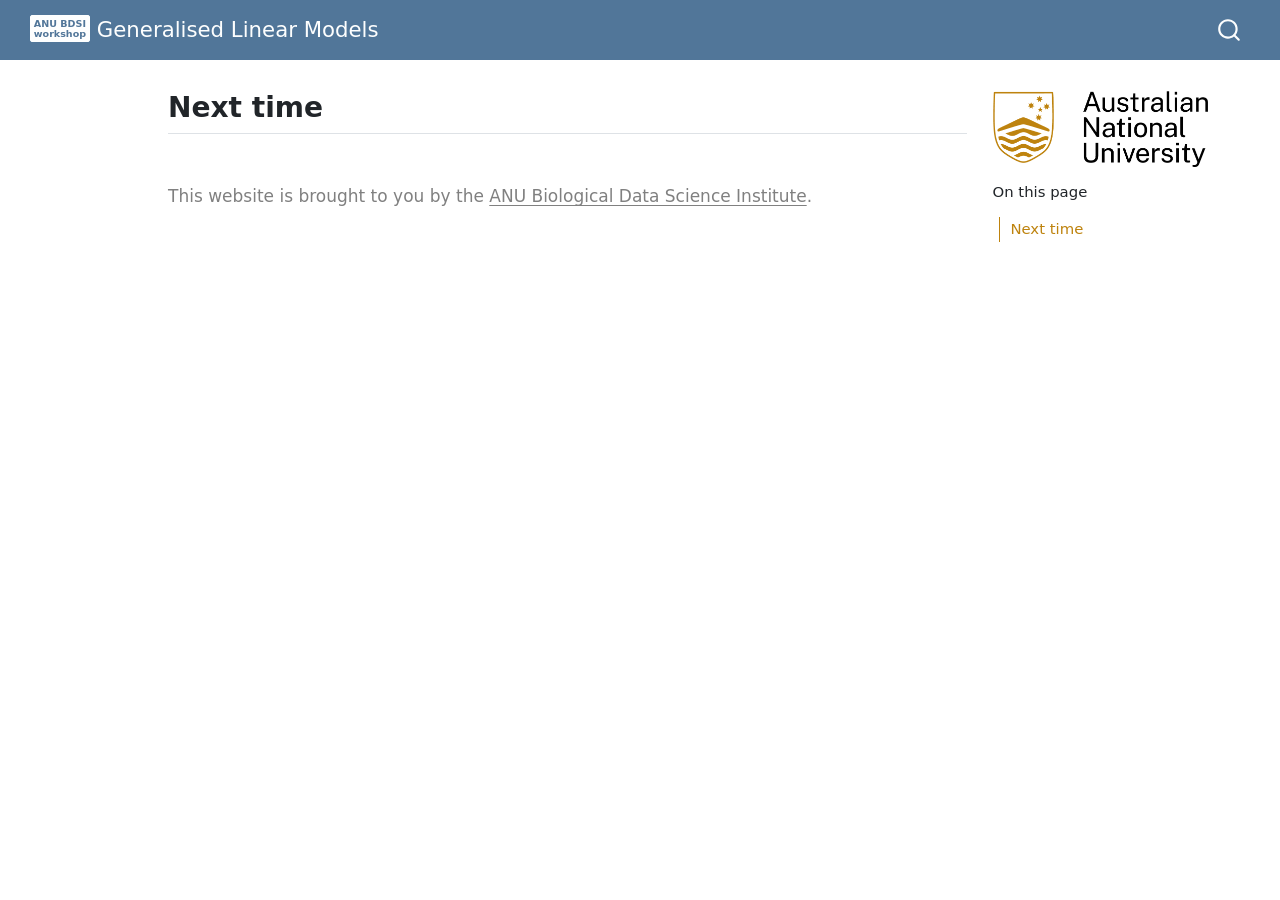
<file: next-time.html>
<!DOCTYPE html>
<html xmlns="http://www.w3.org/1999/xhtml" lang="en" xml:lang="en"><head>

<meta charset="utf-8">
<meta name="generator" content="quarto-1.5.30">

<meta name="viewport" content="width=device-width, initial-scale=1.0, user-scalable=yes">


<title>ANU BDSI – next-time</title>
<style>
code{white-space: pre-wrap;}
span.smallcaps{font-variant: small-caps;}
div.columns{display: flex; gap: min(4vw, 1.5em);}
div.column{flex: auto; overflow-x: auto;}
div.hanging-indent{margin-left: 1.5em; text-indent: -1.5em;}
ul.task-list{list-style: none;}
ul.task-list li input[type="checkbox"] {
  width: 0.8em;
  margin: 0 0.8em 0.2em -1em; /* quarto-specific, see https://github.com/quarto-dev/quarto-cli/issues/4556 */ 
  vertical-align: middle;
}
</style>


<script src="site_libs/quarto-nav/quarto-nav.js"></script>
<script src="site_libs/quarto-nav/headroom.min.js"></script>
<script src="site_libs/clipboard/clipboard.min.js"></script>
<script src="site_libs/quarto-search/autocomplete.umd.js"></script>
<script src="site_libs/quarto-search/fuse.min.js"></script>
<script src="site_libs/quarto-search/quarto-search.js"></script>
<meta name="quarto:offset" content="./">
<script src="site_libs/quarto-html/quarto.js"></script>
<script src="site_libs/quarto-html/popper.min.js"></script>
<script src="site_libs/quarto-html/tippy.umd.min.js"></script>
<script src="site_libs/quarto-html/anchor.min.js"></script>
<link href="site_libs/quarto-html/tippy.css" rel="stylesheet">
<link href="site_libs/quarto-html/quarto-syntax-highlighting.css" rel="stylesheet" id="quarto-text-highlighting-styles">
<script src="site_libs/bootstrap/bootstrap.min.js"></script>
<link href="site_libs/bootstrap/bootstrap-icons.css" rel="stylesheet">
<link href="site_libs/bootstrap/bootstrap.min.css" rel="stylesheet" id="quarto-bootstrap" data-mode="light">
<script id="quarto-search-options" type="application/json">{
  "location": "navbar",
  "copy-button": false,
  "collapse-after": 3,
  "panel-placement": "end",
  "type": "overlay",
  "limit": 50,
  "keyboard-shortcut": [
    "f",
    "/",
    "s"
  ],
  "show-item-context": false,
  "language": {
    "search-no-results-text": "No results",
    "search-matching-documents-text": "matching documents",
    "search-copy-link-title": "Copy link to search",
    "search-hide-matches-text": "Hide additional matches",
    "search-more-match-text": "more match in this document",
    "search-more-matches-text": "more matches in this document",
    "search-clear-button-title": "Clear",
    "search-text-placeholder": "",
    "search-detached-cancel-button-title": "Cancel",
    "search-submit-button-title": "Submit",
    "search-label": "Search"
  }
}</script>


<link rel="stylesheet" href="assets/webex.css">
<link rel="stylesheet" href="assets/custom.css">
<link rel="stylesheet" href="assets/exercises.css">
<link rel="stylesheet" href="styles.css">
</head>

<body class="nav-fixed">

<div id="quarto-search-results"></div>
  <header id="quarto-header" class="headroom fixed-top">
    <nav class="navbar navbar-expand-lg " data-bs-theme="dark">
      <div class="navbar-container container-fluid">
      <div class="navbar-brand-container mx-auto">
    <a class="navbar-brand" href="./index.html">
    <span class="navbar-title"><span class="tag-workshop"><span class="tag-label">ANU BDSI<br>workshop</span> Generalised Linear Models</span></span>
    </a>
  </div>
            <div id="quarto-search" class="" title="Search"></div>
          <button class="navbar-toggler" type="button" data-bs-toggle="collapse" data-bs-target="#navbarCollapse" aria-controls="navbarCollapse" aria-expanded="false" aria-label="Toggle navigation" onclick="if (window.quartoToggleHeadroom) { window.quartoToggleHeadroom(); }">
  <span class="navbar-toggler-icon"></span>
</button>
          <div class="collapse navbar-collapse" id="navbarCollapse">
            <ul class="navbar-nav navbar-nav-scroll me-auto">
  <li class="nav-item">
    <a class="nav-link" href="./index.html"> 
<span class="menu-text"> </span></a>
  </li>  
</ul>
          </div> <!-- /navcollapse -->
            <div class="quarto-navbar-tools">
</div>
      </div> <!-- /container-fluid -->
    </nav>
</header>
<!-- content -->
<div id="quarto-content" class="quarto-container page-columns page-rows-contents page-layout-article page-navbar">
<!-- sidebar -->
<!-- margin-sidebar -->
    <div id="quarto-margin-sidebar" class="sidebar margin-sidebar"><div class="quarto-margin-header"><div class="margin-header-item">
<p><img src="./images/ANU_Secondary_Horizontal_GoldBlack.png" class="img-fluid"></p>
</div></div>
        <nav id="TOC" role="doc-toc" class="toc-active">
    <h2 id="toc-title">On this page</h2>
   
  <ul>
  <li><a href="#next-time" id="toc-next-time" class="nav-link active" data-scroll-target="#next-time">Next time</a></li>
  </ul>
</nav>
    </div>
<!-- main -->
<main class="content" id="quarto-document-content">




<section id="next-time" class="level2">
<h2 class="anchored" data-anchor-id="next-time">Next time</h2>


</section>

<p><span class="footer">This website is brought to you by the <a href="https://bdsi.anu.edu.au/">ANU Biological Data Science Institute</a>.</span></p></main> <!-- /main -->
<script>

/* update total correct if #webex-total_correct exists */
update_total_correct = function() {
  console.log("webex: update total_correct");

  var t = document.getElementsByClassName("webex-total_correct");
  for (var i = 0; i < t.length; i++) {
    p = t[i].parentElement;
    var correct = p.getElementsByClassName("webex-correct").length;
    var solvemes = p.getElementsByClassName("webex-solveme").length;
    var radiogroups = p.getElementsByClassName("webex-radiogroup").length;
    var selects = p.getElementsByClassName("webex-select").length;

    t[i].innerHTML = correct + " of " + (solvemes + radiogroups + selects) + " correct";
  }
}

/* webex-solution button toggling function */
b_func = function() {
  console.log("webex: toggle hide");

  var cl = this.parentElement.classList;
  if (cl.contains('open')) {
    cl.remove("open");
  } else {
    cl.add("open");
  }
}

/* check answers */
check_func = function() {
  console.log("webex: check answers");

  var cl = this.parentElement.classList;
  if (cl.contains('unchecked')) {
    cl.remove("unchecked");
    this.innerHTML = "Hide Answers";
  } else {
    cl.add("unchecked");
    this.innerHTML = "Show Answers";
  }
}

/* function for checking solveme answers */
solveme_func = function(e) {
  console.log("webex: check solveme");

  var real_answers = JSON.parse(this.dataset.answer);
  var my_answer = this.value;
  var cl = this.classList;
  if (cl.contains("ignorecase")) {
    my_answer = my_answer.toLowerCase();
  }
  if (cl.contains("nospaces")) {
    my_answer = my_answer.replace(/ /g, "")
  }

  if (my_answer == "") {
    cl.remove("webex-correct");
    cl.remove("webex-incorrect");
  } else if (real_answers.includes(my_answer)) {
    cl.add("webex-correct");
    cl.remove("webex-incorrect");
  } else {
    cl.add("webex-incorrect");
    cl.remove("webex-correct");
  }

  // match numeric answers within a specified tolerance
  if(this.dataset.tol > 0){
    var tol = JSON.parse(this.dataset.tol);
    var matches = real_answers.map(x => Math.abs(x - my_answer) < tol)
    if (matches.reduce((a, b) => a + b, 0) > 0) {
      cl.add("webex-correct");
    } else {
      cl.remove("webex-correct");
    }
  }

  // added regex bit
  if (cl.contains("regex")){
    answer_regex = RegExp(real_answers.join("|"))
    if (answer_regex.test(my_answer)) {
      cl.add("webex-correct");
    }
  }

  update_total_correct();
}

/* function for checking select answers */
select_func = function(e) {
  console.log("webex: check select");

  var cl = this.classList

  /* add style */
  cl.remove("webex-incorrect");
  cl.remove("webex-correct");
  if (this.value == "answer") {
    cl.add("webex-correct");
  } else if (this.value != "blank") {
    cl.add("webex-incorrect");
  }

  update_total_correct();
}

/* function for checking radiogroups answers */
radiogroups_func = function(e) {
  console.log("webex: check radiogroups");

  var checked_button = document.querySelector('input[name=' + this.id + ']:checked');
  var cl = checked_button.parentElement.classList;
  var labels = checked_button.parentElement.parentElement.children;

  /* get rid of styles */
  for (i = 0; i < labels.length; i++) {
    labels[i].classList.remove("webex-incorrect");
    labels[i].classList.remove("webex-correct");
  }

  /* add style */
  if (checked_button.value == "answer") {
    cl.add("webex-correct");
  } else {
    cl.add("webex-incorrect");
  }

  update_total_correct();
}

window.onload = function() {
  console.log("webex onload");
  /* set up solution buttons */
  var buttons = document.getElementsByTagName("button");

  for (var i = 0; i < buttons.length; i++) {
    if (buttons[i].parentElement.classList.contains('webex-solution')) {
      buttons[i].onclick = b_func;
    }
  }

  var check_sections = document.getElementsByClassName("webex-check");
  console.log("check:", check_sections.length);
  for (var i = 0; i < check_sections.length; i++) {
    check_sections[i].classList.add("unchecked");

    let btn = document.createElement("button");
    btn.innerHTML = "Show Answers";
    btn.classList.add("webex-check-button");
    btn.onclick = check_func;
    check_sections[i].appendChild(btn);

    let spn = document.createElement("span");
    spn.classList.add("webex-total_correct");
    check_sections[i].appendChild(spn);
  }

  /* set up webex-solveme inputs */
  var solveme = document.getElementsByClassName("webex-solveme");

  for (var i = 0; i < solveme.length; i++) {
    /* make sure input boxes don't auto-anything */
    solveme[i].setAttribute("autocomplete","off");
    solveme[i].setAttribute("autocorrect", "off");
    solveme[i].setAttribute("autocapitalize", "off");
    solveme[i].setAttribute("spellcheck", "false");
    solveme[i].value = "";

    /* adjust answer for ignorecase or nospaces */
    var cl = solveme[i].classList;
    var real_answer = solveme[i].dataset.answer;
    if (cl.contains("ignorecase")) {
      real_answer = real_answer.toLowerCase();
    }
    if (cl.contains("nospaces")) {
      real_answer = real_answer.replace(/ /g, "");
    }
    solveme[i].dataset.answer = real_answer;

    /* attach checking function */
    solveme[i].onkeyup = solveme_func;
    solveme[i].onchange = solveme_func;

    solveme[i].insertAdjacentHTML("afterend", " <span class='webex-icon'></span>")
  }

  /* set up radiogroups */
  var radiogroups = document.getElementsByClassName("webex-radiogroup");
  for (var i = 0; i < radiogroups.length; i++) {
    radiogroups[i].onchange = radiogroups_func;
  }

  /* set up selects */
  var selects = document.getElementsByClassName("webex-select");
  for (var i = 0; i < selects.length; i++) {
    selects[i].onchange = select_func;
    selects[i].insertAdjacentHTML("afterend", " <span class='webex-icon'></span>")
  }

  update_total_correct();
}

</script>
<script id="quarto-html-after-body" type="application/javascript">
window.document.addEventListener("DOMContentLoaded", function (event) {
  const toggleBodyColorMode = (bsSheetEl) => {
    const mode = bsSheetEl.getAttribute("data-mode");
    const bodyEl = window.document.querySelector("body");
    if (mode === "dark") {
      bodyEl.classList.add("quarto-dark");
      bodyEl.classList.remove("quarto-light");
    } else {
      bodyEl.classList.add("quarto-light");
      bodyEl.classList.remove("quarto-dark");
    }
  }
  const toggleBodyColorPrimary = () => {
    const bsSheetEl = window.document.querySelector("link#quarto-bootstrap");
    if (bsSheetEl) {
      toggleBodyColorMode(bsSheetEl);
    }
  }
  toggleBodyColorPrimary();  
  const icon = "";
  const anchorJS = new window.AnchorJS();
  anchorJS.options = {
    placement: 'right',
    icon: icon
  };
  anchorJS.add('.anchored');
  const isCodeAnnotation = (el) => {
    for (const clz of el.classList) {
      if (clz.startsWith('code-annotation-')) {                     
        return true;
      }
    }
    return false;
  }
  const onCopySuccess = function(e) {
    // button target
    const button = e.trigger;
    // don't keep focus
    button.blur();
    // flash "checked"
    button.classList.add('code-copy-button-checked');
    var currentTitle = button.getAttribute("title");
    button.setAttribute("title", "Copied!");
    let tooltip;
    if (window.bootstrap) {
      button.setAttribute("data-bs-toggle", "tooltip");
      button.setAttribute("data-bs-placement", "left");
      button.setAttribute("data-bs-title", "Copied!");
      tooltip = new bootstrap.Tooltip(button, 
        { trigger: "manual", 
          customClass: "code-copy-button-tooltip",
          offset: [0, -8]});
      tooltip.show();    
    }
    setTimeout(function() {
      if (tooltip) {
        tooltip.hide();
        button.removeAttribute("data-bs-title");
        button.removeAttribute("data-bs-toggle");
        button.removeAttribute("data-bs-placement");
      }
      button.setAttribute("title", currentTitle);
      button.classList.remove('code-copy-button-checked');
    }, 1000);
    // clear code selection
    e.clearSelection();
  }
  const getTextToCopy = function(trigger) {
      const codeEl = trigger.previousElementSibling.cloneNode(true);
      for (const childEl of codeEl.children) {
        if (isCodeAnnotation(childEl)) {
          childEl.remove();
        }
      }
      return codeEl.innerText;
  }
  const clipboard = new window.ClipboardJS('.code-copy-button:not([data-in-quarto-modal])', {
    text: getTextToCopy
  });
  clipboard.on('success', onCopySuccess);
  if (window.document.getElementById('quarto-embedded-source-code-modal')) {
    // For code content inside modals, clipBoardJS needs to be initialized with a container option
    // TODO: Check when it could be a function (https://github.com/zenorocha/clipboard.js/issues/860)
    const clipboardModal = new window.ClipboardJS('.code-copy-button[data-in-quarto-modal]', {
      text: getTextToCopy,
      container: window.document.getElementById('quarto-embedded-source-code-modal')
    });
    clipboardModal.on('success', onCopySuccess);
  }
    var localhostRegex = new RegExp(/^(?:http|https):\/\/localhost\:?[0-9]*\//);
    var mailtoRegex = new RegExp(/^mailto:/);
      var filterRegex = new RegExp("https:\/\/anu-bdsi\.github\.io\/workshop-GLM\/");
    var isInternal = (href) => {
        return filterRegex.test(href) || localhostRegex.test(href) || mailtoRegex.test(href);
    }
    // Inspect non-navigation links and adorn them if external
 	var links = window.document.querySelectorAll('a[href]:not(.nav-link):not(.navbar-brand):not(.toc-action):not(.sidebar-link):not(.sidebar-item-toggle):not(.pagination-link):not(.no-external):not([aria-hidden]):not(.dropdown-item):not(.quarto-navigation-tool):not(.about-link)');
    for (var i=0; i<links.length; i++) {
      const link = links[i];
      if (!isInternal(link.href)) {
        // undo the damage that might have been done by quarto-nav.js in the case of
        // links that we want to consider external
        if (link.dataset.originalHref !== undefined) {
          link.href = link.dataset.originalHref;
        }
      }
    }
  function tippyHover(el, contentFn, onTriggerFn, onUntriggerFn) {
    const config = {
      allowHTML: true,
      maxWidth: 500,
      delay: 100,
      arrow: false,
      appendTo: function(el) {
          return el.parentElement;
      },
      interactive: true,
      interactiveBorder: 10,
      theme: 'quarto',
      placement: 'bottom-start',
    };
    if (contentFn) {
      config.content = contentFn;
    }
    if (onTriggerFn) {
      config.onTrigger = onTriggerFn;
    }
    if (onUntriggerFn) {
      config.onUntrigger = onUntriggerFn;
    }
    window.tippy(el, config); 
  }
  const noterefs = window.document.querySelectorAll('a[role="doc-noteref"]');
  for (var i=0; i<noterefs.length; i++) {
    const ref = noterefs[i];
    tippyHover(ref, function() {
      // use id or data attribute instead here
      let href = ref.getAttribute('data-footnote-href') || ref.getAttribute('href');
      try { href = new URL(href).hash; } catch {}
      const id = href.replace(/^#\/?/, "");
      const note = window.document.getElementById(id);
      if (note) {
        return note.innerHTML;
      } else {
        return "";
      }
    });
  }
  const xrefs = window.document.querySelectorAll('a.quarto-xref');
  const processXRef = (id, note) => {
    // Strip column container classes
    const stripColumnClz = (el) => {
      el.classList.remove("page-full", "page-columns");
      if (el.children) {
        for (const child of el.children) {
          stripColumnClz(child);
        }
      }
    }
    stripColumnClz(note)
    if (id === null || id.startsWith('sec-')) {
      // Special case sections, only their first couple elements
      const container = document.createElement("div");
      if (note.children && note.children.length > 2) {
        container.appendChild(note.children[0].cloneNode(true));
        for (let i = 1; i < note.children.length; i++) {
          const child = note.children[i];
          if (child.tagName === "P" && child.innerText === "") {
            continue;
          } else {
            container.appendChild(child.cloneNode(true));
            break;
          }
        }
        if (window.Quarto?.typesetMath) {
          window.Quarto.typesetMath(container);
        }
        return container.innerHTML
      } else {
        if (window.Quarto?.typesetMath) {
          window.Quarto.typesetMath(note);
        }
        return note.innerHTML;
      }
    } else {
      // Remove any anchor links if they are present
      const anchorLink = note.querySelector('a.anchorjs-link');
      if (anchorLink) {
        anchorLink.remove();
      }
      if (window.Quarto?.typesetMath) {
        window.Quarto.typesetMath(note);
      }
      // TODO in 1.5, we should make sure this works without a callout special case
      if (note.classList.contains("callout")) {
        return note.outerHTML;
      } else {
        return note.innerHTML;
      }
    }
  }
  for (var i=0; i<xrefs.length; i++) {
    const xref = xrefs[i];
    tippyHover(xref, undefined, function(instance) {
      instance.disable();
      let url = xref.getAttribute('href');
      let hash = undefined; 
      if (url.startsWith('#')) {
        hash = url;
      } else {
        try { hash = new URL(url).hash; } catch {}
      }
      if (hash) {
        const id = hash.replace(/^#\/?/, "");
        const note = window.document.getElementById(id);
        if (note !== null) {
          try {
            const html = processXRef(id, note.cloneNode(true));
            instance.setContent(html);
          } finally {
            instance.enable();
            instance.show();
          }
        } else {
          // See if we can fetch this
          fetch(url.split('#')[0])
          .then(res => res.text())
          .then(html => {
            const parser = new DOMParser();
            const htmlDoc = parser.parseFromString(html, "text/html");
            const note = htmlDoc.getElementById(id);
            if (note !== null) {
              const html = processXRef(id, note);
              instance.setContent(html);
            } 
          }).finally(() => {
            instance.enable();
            instance.show();
          });
        }
      } else {
        // See if we can fetch a full url (with no hash to target)
        // This is a special case and we should probably do some content thinning / targeting
        fetch(url)
        .then(res => res.text())
        .then(html => {
          const parser = new DOMParser();
          const htmlDoc = parser.parseFromString(html, "text/html");
          const note = htmlDoc.querySelector('main.content');
          if (note !== null) {
            // This should only happen for chapter cross references
            // (since there is no id in the URL)
            // remove the first header
            if (note.children.length > 0 && note.children[0].tagName === "HEADER") {
              note.children[0].remove();
            }
            const html = processXRef(null, note);
            instance.setContent(html);
          } 
        }).finally(() => {
          instance.enable();
          instance.show();
        });
      }
    }, function(instance) {
    });
  }
      let selectedAnnoteEl;
      const selectorForAnnotation = ( cell, annotation) => {
        let cellAttr = 'data-code-cell="' + cell + '"';
        let lineAttr = 'data-code-annotation="' +  annotation + '"';
        const selector = 'span[' + cellAttr + '][' + lineAttr + ']';
        return selector;
      }
      const selectCodeLines = (annoteEl) => {
        const doc = window.document;
        const targetCell = annoteEl.getAttribute("data-target-cell");
        const targetAnnotation = annoteEl.getAttribute("data-target-annotation");
        const annoteSpan = window.document.querySelector(selectorForAnnotation(targetCell, targetAnnotation));
        const lines = annoteSpan.getAttribute("data-code-lines").split(",");
        const lineIds = lines.map((line) => {
          return targetCell + "-" + line;
        })
        let top = null;
        let height = null;
        let parent = null;
        if (lineIds.length > 0) {
            //compute the position of the single el (top and bottom and make a div)
            const el = window.document.getElementById(lineIds[0]);
            top = el.offsetTop;
            height = el.offsetHeight;
            parent = el.parentElement.parentElement;
          if (lineIds.length > 1) {
            const lastEl = window.document.getElementById(lineIds[lineIds.length - 1]);
            const bottom = lastEl.offsetTop + lastEl.offsetHeight;
            height = bottom - top;
          }
          if (top !== null && height !== null && parent !== null) {
            // cook up a div (if necessary) and position it 
            let div = window.document.getElementById("code-annotation-line-highlight");
            if (div === null) {
              div = window.document.createElement("div");
              div.setAttribute("id", "code-annotation-line-highlight");
              div.style.position = 'absolute';
              parent.appendChild(div);
            }
            div.style.top = top - 2 + "px";
            div.style.height = height + 4 + "px";
            div.style.left = 0;
            let gutterDiv = window.document.getElementById("code-annotation-line-highlight-gutter");
            if (gutterDiv === null) {
              gutterDiv = window.document.createElement("div");
              gutterDiv.setAttribute("id", "code-annotation-line-highlight-gutter");
              gutterDiv.style.position = 'absolute';
              const codeCell = window.document.getElementById(targetCell);
              const gutter = codeCell.querySelector('.code-annotation-gutter');
              gutter.appendChild(gutterDiv);
            }
            gutterDiv.style.top = top - 2 + "px";
            gutterDiv.style.height = height + 4 + "px";
          }
          selectedAnnoteEl = annoteEl;
        }
      };
      const unselectCodeLines = () => {
        const elementsIds = ["code-annotation-line-highlight", "code-annotation-line-highlight-gutter"];
        elementsIds.forEach((elId) => {
          const div = window.document.getElementById(elId);
          if (div) {
            div.remove();
          }
        });
        selectedAnnoteEl = undefined;
      };
        // Handle positioning of the toggle
    window.addEventListener(
      "resize",
      throttle(() => {
        elRect = undefined;
        if (selectedAnnoteEl) {
          selectCodeLines(selectedAnnoteEl);
        }
      }, 10)
    );
    function throttle(fn, ms) {
    let throttle = false;
    let timer;
      return (...args) => {
        if(!throttle) { // first call gets through
            fn.apply(this, args);
            throttle = true;
        } else { // all the others get throttled
            if(timer) clearTimeout(timer); // cancel #2
            timer = setTimeout(() => {
              fn.apply(this, args);
              timer = throttle = false;
            }, ms);
        }
      };
    }
      // Attach click handler to the DT
      const annoteDls = window.document.querySelectorAll('dt[data-target-cell]');
      for (const annoteDlNode of annoteDls) {
        annoteDlNode.addEventListener('click', (event) => {
          const clickedEl = event.target;
          if (clickedEl !== selectedAnnoteEl) {
            unselectCodeLines();
            const activeEl = window.document.querySelector('dt[data-target-cell].code-annotation-active');
            if (activeEl) {
              activeEl.classList.remove('code-annotation-active');
            }
            selectCodeLines(clickedEl);
            clickedEl.classList.add('code-annotation-active');
          } else {
            // Unselect the line
            unselectCodeLines();
            clickedEl.classList.remove('code-annotation-active');
          }
        });
      }
  const findCites = (el) => {
    const parentEl = el.parentElement;
    if (parentEl) {
      const cites = parentEl.dataset.cites;
      if (cites) {
        return {
          el,
          cites: cites.split(' ')
        };
      } else {
        return findCites(el.parentElement)
      }
    } else {
      return undefined;
    }
  };
  var bibliorefs = window.document.querySelectorAll('a[role="doc-biblioref"]');
  for (var i=0; i<bibliorefs.length; i++) {
    const ref = bibliorefs[i];
    const citeInfo = findCites(ref);
    if (citeInfo) {
      tippyHover(citeInfo.el, function() {
        var popup = window.document.createElement('div');
        citeInfo.cites.forEach(function(cite) {
          var citeDiv = window.document.createElement('div');
          citeDiv.classList.add('hanging-indent');
          citeDiv.classList.add('csl-entry');
          var biblioDiv = window.document.getElementById('ref-' + cite);
          if (biblioDiv) {
            citeDiv.innerHTML = biblioDiv.innerHTML;
          }
          popup.appendChild(citeDiv);
        });
        return popup.innerHTML;
      });
    }
  }
});
</script>
</div> <!-- /content -->




</body></html>
</file>
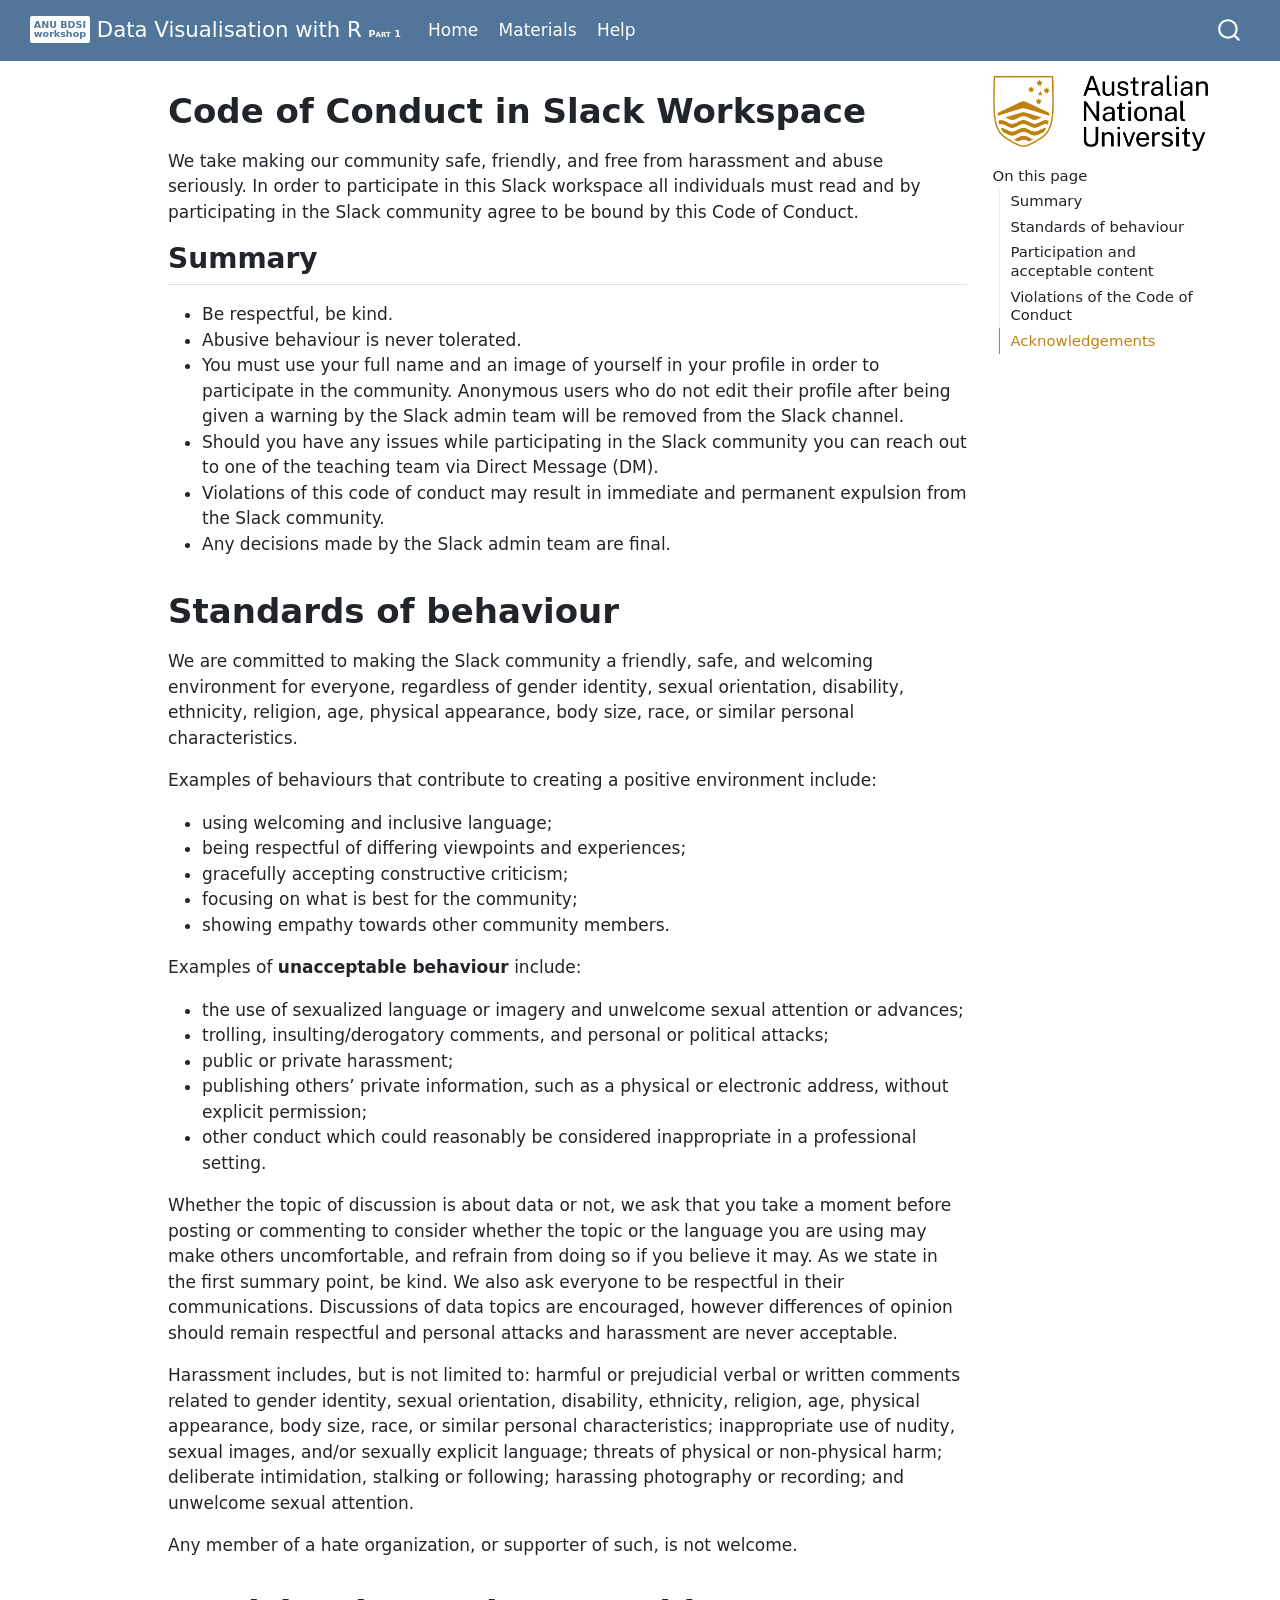
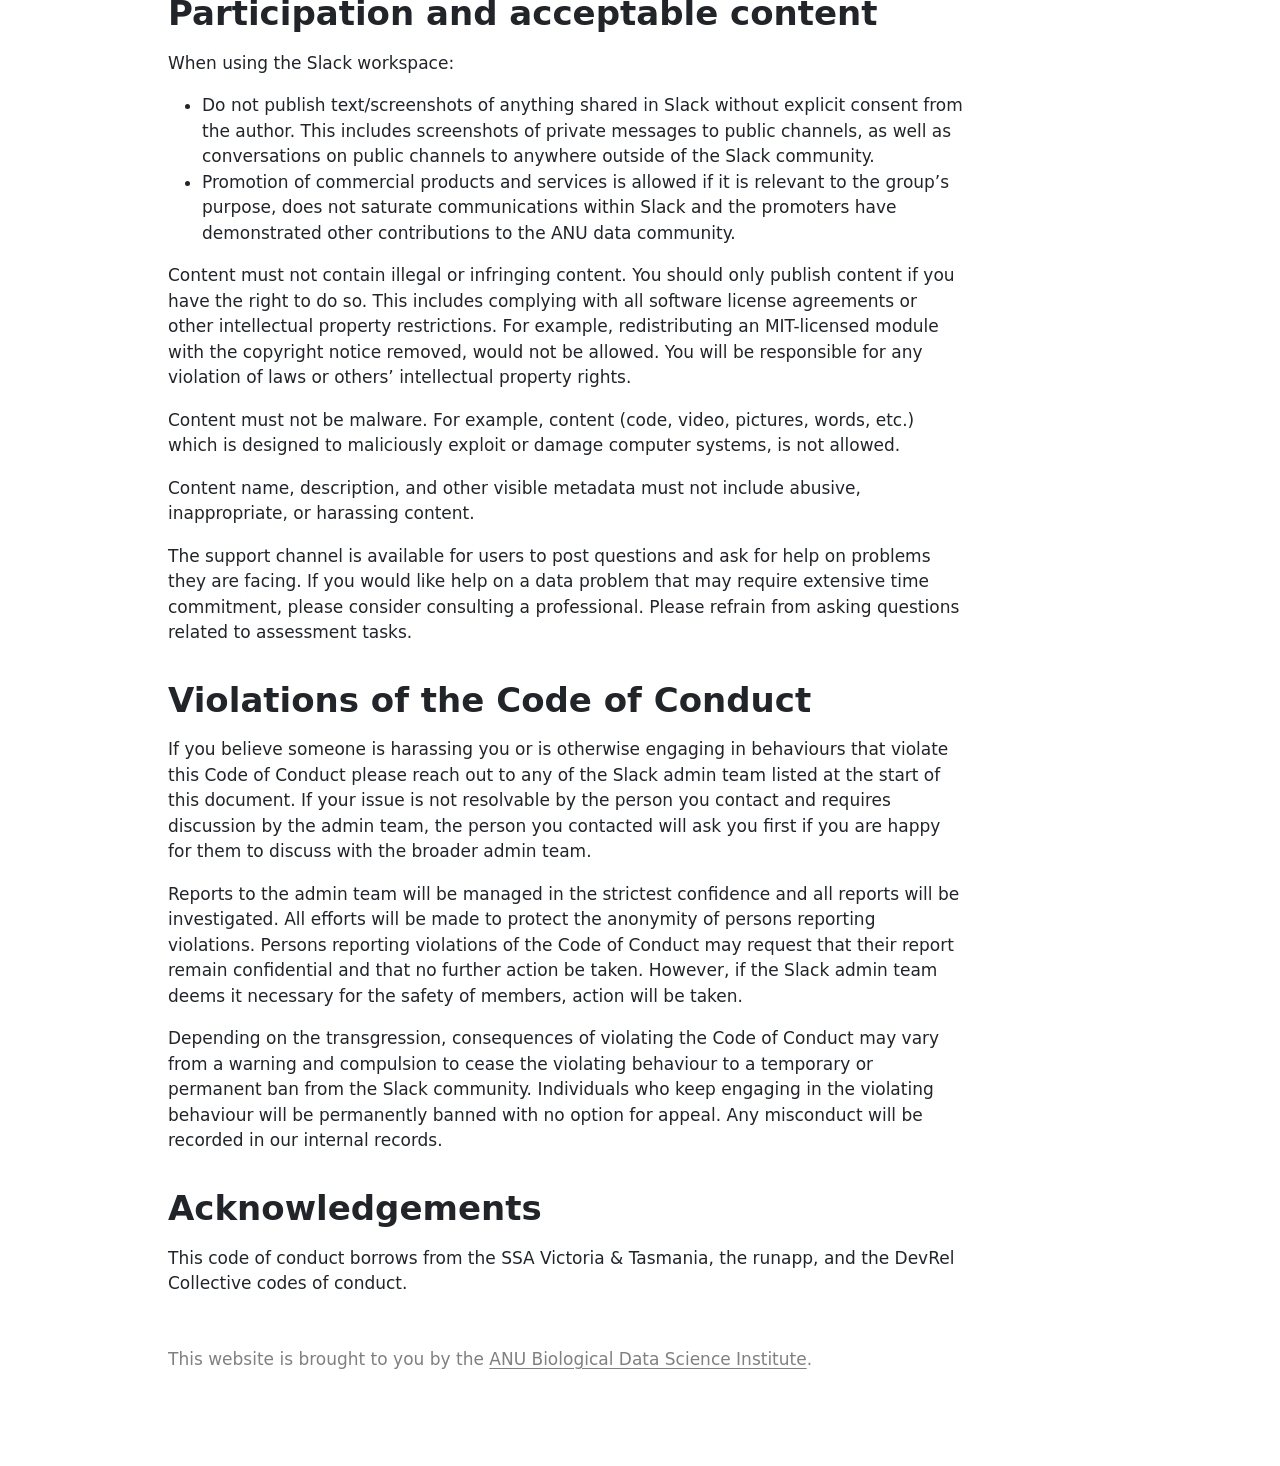
<file: slack.html>
<!DOCTYPE html>
<html xmlns="http://www.w3.org/1999/xhtml" lang="en" xml:lang="en"><head>

<meta charset="utf-8">
<meta name="generator" content="quarto-1.4.551">

<meta name="viewport" content="width=device-width, initial-scale=1.0, user-scalable=yes">


<title>ANU BDSIworkshop Data Visualisation with R Part 1 - Code of Conduct in Slack Workspace</title>
<style>
code{white-space: pre-wrap;}
span.smallcaps{font-variant: small-caps;}
div.columns{display: flex; gap: min(4vw, 1.5em);}
div.column{flex: auto; overflow-x: auto;}
div.hanging-indent{margin-left: 1.5em; text-indent: -1.5em;}
ul.task-list{list-style: none;}
ul.task-list li input[type="checkbox"] {
  width: 0.8em;
  margin: 0 0.8em 0.2em -1em; /* quarto-specific, see https://github.com/quarto-dev/quarto-cli/issues/4556 */ 
  vertical-align: middle;
}
</style>


<script src="site_libs/quarto-nav/quarto-nav.js"></script>
<script src="site_libs/quarto-nav/headroom.min.js"></script>
<script src="site_libs/clipboard/clipboard.min.js"></script>
<script src="site_libs/quarto-search/autocomplete.umd.js"></script>
<script src="site_libs/quarto-search/fuse.min.js"></script>
<script src="site_libs/quarto-search/quarto-search.js"></script>
<meta name="quarto:offset" content="./">
<script src="site_libs/quarto-html/quarto.js"></script>
<script src="site_libs/quarto-html/popper.min.js"></script>
<script src="site_libs/quarto-html/tippy.umd.min.js"></script>
<script src="site_libs/quarto-html/anchor.min.js"></script>
<link href="site_libs/quarto-html/tippy.css" rel="stylesheet">
<link href="site_libs/quarto-html/quarto-syntax-highlighting.css" rel="stylesheet" id="quarto-text-highlighting-styles">
<script src="site_libs/bootstrap/bootstrap.min.js"></script>
<link href="site_libs/bootstrap/bootstrap-icons.css" rel="stylesheet">
<link href="site_libs/bootstrap/bootstrap.min.css" rel="stylesheet" id="quarto-bootstrap" data-mode="light">
<script id="quarto-search-options" type="application/json">{
  "location": "navbar",
  "copy-button": false,
  "collapse-after": 3,
  "panel-placement": "end",
  "type": "overlay",
  "limit": 50,
  "keyboard-shortcut": [
    "f",
    "/",
    "s"
  ],
  "show-item-context": false,
  "language": {
    "search-no-results-text": "No results",
    "search-matching-documents-text": "matching documents",
    "search-copy-link-title": "Copy link to search",
    "search-hide-matches-text": "Hide additional matches",
    "search-more-match-text": "more match in this document",
    "search-more-matches-text": "more matches in this document",
    "search-clear-button-title": "Clear",
    "search-text-placeholder": "",
    "search-detached-cancel-button-title": "Cancel",
    "search-submit-button-title": "Submit",
    "search-label": "Search"
  }
}</script>


<link rel="stylesheet" href="styles.css">
</head>

<body class="nav-fixed">

<div id="quarto-search-results"></div>
  <header id="quarto-header" class="headroom fixed-top">
    <nav class="navbar navbar-expand-lg " data-bs-theme="dark">
      <div class="navbar-container container-fluid">
      <div class="navbar-brand-container mx-auto">
    <a class="navbar-brand" href="./index.html">
    <span class="navbar-title"><span class="tag-label">ANU BDSI<br>workshop</span> Data Visualisation with R <span class="part-label">Part 1</span></span>
    </a>
  </div>
            <div id="quarto-search" class="" title="Search"></div>
          <button class="navbar-toggler" type="button" data-bs-toggle="collapse" data-bs-target="#navbarCollapse" aria-controls="navbarCollapse" aria-expanded="false" aria-label="Toggle navigation" onclick="if (window.quartoToggleHeadroom) { window.quartoToggleHeadroom(); }">
  <span class="navbar-toggler-icon"></span>
</button>
          <div class="collapse navbar-collapse" id="navbarCollapse">
            <ul class="navbar-nav navbar-nav-scroll me-auto">
  <li class="nav-item">
    <a class="nav-link" href="./index.html"> 
<span class="menu-text">Home</span></a>
  </li>  
  <li class="nav-item">
    <a class="nav-link" href="./materials.html"> 
<span class="menu-text">Materials</span></a>
  </li>  
  <li class="nav-item">
    <a class="nav-link" href="./help.html"> 
<span class="menu-text">Help</span></a>
  </li>  
</ul>
          </div> <!-- /navcollapse -->
          <div class="quarto-navbar-tools">
</div>
      </div> <!-- /container-fluid -->
    </nav>
</header>
<!-- content -->
<div id="quarto-content" class="quarto-container page-columns page-rows-contents page-layout-article page-navbar">
<!-- sidebar -->
<!-- margin-sidebar -->
    <div id="quarto-margin-sidebar" class="sidebar margin-sidebar"><div class="quarto-margin-header"><div class="margin-header-item">
<p><img src="./images/ANU_Secondary_Horizontal_GoldBlack.png" class="img-fluid"></p>
</div></div>
        <nav id="TOC" role="doc-toc" class="toc-active">
    <h2 id="toc-title">On this page</h2>
   
  <ul>
  <li><a href="#summary" id="toc-summary" class="nav-link active" data-scroll-target="#summary">Summary</a></li>
  <li><a href="#standards-of-behaviour" id="toc-standards-of-behaviour" class="nav-link" data-scroll-target="#standards-of-behaviour">Standards of behaviour</a></li>
  <li><a href="#participation-and-acceptable-content" id="toc-participation-and-acceptable-content" class="nav-link" data-scroll-target="#participation-and-acceptable-content">Participation and acceptable content</a></li>
  <li><a href="#violations-of-the-code-of-conduct" id="toc-violations-of-the-code-of-conduct" class="nav-link" data-scroll-target="#violations-of-the-code-of-conduct">Violations of the Code of Conduct</a></li>
  <li><a href="#acknowledgements" id="toc-acknowledgements" class="nav-link" data-scroll-target="#acknowledgements">Acknowledgements</a></li>
  </ul>
</nav>
    </div>
<!-- main -->
<main class="content" id="quarto-document-content">

<header id="title-block-header" class="quarto-title-block default">
<div class="quarto-title">
<h1 class="title">Code of Conduct in Slack Workspace</h1>
</div>



<div class="quarto-title-meta">

    
  
    
  </div>
  


</header>


<p>We take making our community safe, friendly, and free from harassment and abuse seriously. In order to participate in this Slack workspace all individuals must read and by participating in the Slack community agree to be bound by this Code of Conduct.</p>
<section id="summary" class="level2">
<h2 class="anchored" data-anchor-id="summary">Summary</h2>
<ul>
<li>Be respectful, be kind.</li>
<li>Abusive behaviour is never tolerated.</li>
<li>You must use your full name and an image of yourself in your profile in order to participate in the community. Anonymous users who do not edit their profile after being given a warning by the Slack admin team will be removed from the Slack channel.</li>
<li>Should you have any issues while participating in the Slack community you can reach out to one of the teaching team via Direct Message (DM).</li>
<li>Violations of this code of conduct may result in immediate and permanent expulsion from the Slack community.</li>
<li>Any decisions made by the Slack admin team are final.</li>
</ul>
</section>
<section id="standards-of-behaviour" class="level1">
<h1>Standards of behaviour</h1>
<p>We are committed to making the Slack community a friendly, safe, and welcoming environment for everyone, regardless of gender identity, sexual orientation, disability, ethnicity, religion, age, physical appearance, body size, race, or similar personal characteristics.</p>
<p>Examples of behaviours that contribute to creating a positive environment include:</p>
<ul>
<li>using welcoming and inclusive language;</li>
<li>being respectful of differing viewpoints and experiences;</li>
<li>gracefully accepting constructive criticism;</li>
<li>focusing on what is best for the community;</li>
<li>showing empathy towards other community members.</li>
</ul>
<p>Examples of <strong>unacceptable behaviour</strong> include:</p>
<ul>
<li>the use of sexualized language or imagery and unwelcome sexual attention or advances;</li>
<li>trolling, insulting/derogatory comments, and personal or political attacks;</li>
<li>public or private harassment;</li>
<li>publishing others’ private information, such as a physical or electronic address, without explicit permission;</li>
<li>other conduct which could reasonably be considered inappropriate in a professional setting.</li>
</ul>
<p>Whether the topic of discussion is about data or not, we ask that you take a moment before posting or commenting to consider whether the topic or the language you are using may make others uncomfortable, and refrain from doing so if you believe it may. As we state in the first summary point, be kind. We also ask everyone to be respectful in their communications. Discussions of data topics are encouraged, however differences of opinion should remain respectful and personal attacks and harassment are never acceptable.</p>
<p>Harassment includes, but is not limited to: harmful or prejudicial verbal or written comments related to gender identity, sexual orientation, disability, ethnicity, religion, age, physical appearance, body size, race, or similar personal characteristics; inappropriate use of nudity, sexual images, and/or sexually explicit language; threats of physical or non-physical harm; deliberate intimidation, stalking or following; harassing photography or recording; and unwelcome sexual attention.</p>
<p>Any member of a hate organization, or supporter of such, is not welcome.</p>
</section>
<section id="participation-and-acceptable-content" class="level1">
<h1>Participation and acceptable content</h1>
<p>When using the Slack workspace:</p>
<ul>
<li>Do not publish text/screenshots of anything shared in Slack without explicit consent from the author. This includes screenshots of private messages to public channels, as well as conversations on public channels to anywhere outside of the Slack community.</li>
<li>Promotion of commercial products and services is allowed if it is relevant to the group’s purpose, does not saturate communications within Slack and the promoters have demonstrated other contributions to the ANU data community.</li>
</ul>
<p>Content must not contain illegal or infringing content. You should only publish content if you have the right to do so. This includes complying with all software license agreements or other intellectual property restrictions. For example, redistributing an MIT-licensed module with the copyright notice removed, would not be allowed. You will be responsible for any violation of laws or others’ intellectual property rights.</p>
<p>Content must not be malware. For example, content (code, video, pictures, words, etc.) which is designed to maliciously exploit or damage computer systems, is not allowed.</p>
<p>Content name, description, and other visible metadata must not include abusive, inappropriate, or harassing content.</p>
<p>The support channel is available for users to post questions and ask for help on problems they are facing. If you would like help on a data problem that may require extensive time commitment, please consider consulting a professional. Please refrain from asking questions related to assessment tasks.</p>
</section>
<section id="violations-of-the-code-of-conduct" class="level1">
<h1>Violations of the Code of Conduct</h1>
<p>If you believe someone is harassing you or is otherwise engaging in behaviours that violate this Code of Conduct please reach out to any of the Slack admin team listed at the start of this document. If your issue is not resolvable by the person you contact and requires discussion by the admin team, the person you contacted will ask you first if you are happy for them to discuss with the broader admin team.</p>
<p>Reports to the admin team will be managed in the strictest confidence and all reports will be investigated. All efforts will be made to protect the anonymity of persons reporting violations. Persons reporting violations of the Code of Conduct may request that their report remain confidential and that no further action be taken. However, if the Slack admin team deems it necessary for the safety of members, action will be taken.</p>
<p>Depending on the transgression, consequences of violating the Code of Conduct may vary from a warning and compulsion to cease the violating behaviour to a temporary or permanent ban from the Slack community. Individuals who keep engaging in the violating behaviour will be permanently banned with no option for appeal. Any misconduct will be recorded in our internal records.</p>
</section>
<section id="acknowledgements" class="level1">
<h1>Acknowledgements</h1>
<p>This code of conduct borrows from the SSA Victoria &amp; Tasmania, the runapp, and the DevRel Collective codes of conduct.</p>


</section>

<p><span class="footer">This website is brought to you by the <a href="https://bdsi.anu.edu.au/">ANU Biological Data Science Institute</a>.</span></p></main> <!-- /main -->
<script id="quarto-html-after-body" type="application/javascript">
window.document.addEventListener("DOMContentLoaded", function (event) {
  const toggleBodyColorMode = (bsSheetEl) => {
    const mode = bsSheetEl.getAttribute("data-mode");
    const bodyEl = window.document.querySelector("body");
    if (mode === "dark") {
      bodyEl.classList.add("quarto-dark");
      bodyEl.classList.remove("quarto-light");
    } else {
      bodyEl.classList.add("quarto-light");
      bodyEl.classList.remove("quarto-dark");
    }
  }
  const toggleBodyColorPrimary = () => {
    const bsSheetEl = window.document.querySelector("link#quarto-bootstrap");
    if (bsSheetEl) {
      toggleBodyColorMode(bsSheetEl);
    }
  }
  toggleBodyColorPrimary();  
  const icon = "";
  const anchorJS = new window.AnchorJS();
  anchorJS.options = {
    placement: 'right',
    icon: icon
  };
  anchorJS.add('.anchored');
  const isCodeAnnotation = (el) => {
    for (const clz of el.classList) {
      if (clz.startsWith('code-annotation-')) {                     
        return true;
      }
    }
    return false;
  }
  const clipboard = new window.ClipboardJS('.code-copy-button', {
    text: function(trigger) {
      const codeEl = trigger.previousElementSibling.cloneNode(true);
      for (const childEl of codeEl.children) {
        if (isCodeAnnotation(childEl)) {
          childEl.remove();
        }
      }
      return codeEl.innerText;
    }
  });
  clipboard.on('success', function(e) {
    // button target
    const button = e.trigger;
    // don't keep focus
    button.blur();
    // flash "checked"
    button.classList.add('code-copy-button-checked');
    var currentTitle = button.getAttribute("title");
    button.setAttribute("title", "Copied!");
    let tooltip;
    if (window.bootstrap) {
      button.setAttribute("data-bs-toggle", "tooltip");
      button.setAttribute("data-bs-placement", "left");
      button.setAttribute("data-bs-title", "Copied!");
      tooltip = new bootstrap.Tooltip(button, 
        { trigger: "manual", 
          customClass: "code-copy-button-tooltip",
          offset: [0, -8]});
      tooltip.show();    
    }
    setTimeout(function() {
      if (tooltip) {
        tooltip.hide();
        button.removeAttribute("data-bs-title");
        button.removeAttribute("data-bs-toggle");
        button.removeAttribute("data-bs-placement");
      }
      button.setAttribute("title", currentTitle);
      button.classList.remove('code-copy-button-checked');
    }, 1000);
    // clear code selection
    e.clearSelection();
  });
    var localhostRegex = new RegExp(/^(?:http|https):\/\/localhost\:?[0-9]*\//);
    var mailtoRegex = new RegExp(/^mailto:/);
      var filterRegex = new RegExp('/' + window.location.host + '/');
    var isInternal = (href) => {
        return filterRegex.test(href) || localhostRegex.test(href) || mailtoRegex.test(href);
    }
    // Inspect non-navigation links and adorn them if external
 	var links = window.document.querySelectorAll('a[href]:not(.nav-link):not(.navbar-brand):not(.toc-action):not(.sidebar-link):not(.sidebar-item-toggle):not(.pagination-link):not(.no-external):not([aria-hidden]):not(.dropdown-item):not(.quarto-navigation-tool)');
    for (var i=0; i<links.length; i++) {
      const link = links[i];
      if (!isInternal(link.href)) {
        // undo the damage that might have been done by quarto-nav.js in the case of
        // links that we want to consider external
        if (link.dataset.originalHref !== undefined) {
          link.href = link.dataset.originalHref;
        }
      }
    }
  function tippyHover(el, contentFn, onTriggerFn, onUntriggerFn) {
    const config = {
      allowHTML: true,
      maxWidth: 500,
      delay: 100,
      arrow: false,
      appendTo: function(el) {
          return el.parentElement;
      },
      interactive: true,
      interactiveBorder: 10,
      theme: 'quarto',
      placement: 'bottom-start',
    };
    if (contentFn) {
      config.content = contentFn;
    }
    if (onTriggerFn) {
      config.onTrigger = onTriggerFn;
    }
    if (onUntriggerFn) {
      config.onUntrigger = onUntriggerFn;
    }
    window.tippy(el, config); 
  }
  const noterefs = window.document.querySelectorAll('a[role="doc-noteref"]');
  for (var i=0; i<noterefs.length; i++) {
    const ref = noterefs[i];
    tippyHover(ref, function() {
      // use id or data attribute instead here
      let href = ref.getAttribute('data-footnote-href') || ref.getAttribute('href');
      try { href = new URL(href).hash; } catch {}
      const id = href.replace(/^#\/?/, "");
      const note = window.document.getElementById(id);
      if (note) {
        return note.innerHTML;
      } else {
        return "";
      }
    });
  }
  const xrefs = window.document.querySelectorAll('a.quarto-xref');
  const processXRef = (id, note) => {
    // Strip column container classes
    const stripColumnClz = (el) => {
      el.classList.remove("page-full", "page-columns");
      if (el.children) {
        for (const child of el.children) {
          stripColumnClz(child);
        }
      }
    }
    stripColumnClz(note)
    if (id === null || id.startsWith('sec-')) {
      // Special case sections, only their first couple elements
      const container = document.createElement("div");
      if (note.children && note.children.length > 2) {
        container.appendChild(note.children[0].cloneNode(true));
        for (let i = 1; i < note.children.length; i++) {
          const child = note.children[i];
          if (child.tagName === "P" && child.innerText === "") {
            continue;
          } else {
            container.appendChild(child.cloneNode(true));
            break;
          }
        }
        if (window.Quarto?.typesetMath) {
          window.Quarto.typesetMath(container);
        }
        return container.innerHTML
      } else {
        if (window.Quarto?.typesetMath) {
          window.Quarto.typesetMath(note);
        }
        return note.innerHTML;
      }
    } else {
      // Remove any anchor links if they are present
      const anchorLink = note.querySelector('a.anchorjs-link');
      if (anchorLink) {
        anchorLink.remove();
      }
      if (window.Quarto?.typesetMath) {
        window.Quarto.typesetMath(note);
      }
      // TODO in 1.5, we should make sure this works without a callout special case
      if (note.classList.contains("callout")) {
        return note.outerHTML;
      } else {
        return note.innerHTML;
      }
    }
  }
  for (var i=0; i<xrefs.length; i++) {
    const xref = xrefs[i];
    tippyHover(xref, undefined, function(instance) {
      instance.disable();
      let url = xref.getAttribute('href');
      let hash = undefined; 
      if (url.startsWith('#')) {
        hash = url;
      } else {
        try { hash = new URL(url).hash; } catch {}
      }
      if (hash) {
        const id = hash.replace(/^#\/?/, "");
        const note = window.document.getElementById(id);
        if (note !== null) {
          try {
            const html = processXRef(id, note.cloneNode(true));
            instance.setContent(html);
          } finally {
            instance.enable();
            instance.show();
          }
        } else {
          // See if we can fetch this
          fetch(url.split('#')[0])
          .then(res => res.text())
          .then(html => {
            const parser = new DOMParser();
            const htmlDoc = parser.parseFromString(html, "text/html");
            const note = htmlDoc.getElementById(id);
            if (note !== null) {
              const html = processXRef(id, note);
              instance.setContent(html);
            } 
          }).finally(() => {
            instance.enable();
            instance.show();
          });
        }
      } else {
        // See if we can fetch a full url (with no hash to target)
        // This is a special case and we should probably do some content thinning / targeting
        fetch(url)
        .then(res => res.text())
        .then(html => {
          const parser = new DOMParser();
          const htmlDoc = parser.parseFromString(html, "text/html");
          const note = htmlDoc.querySelector('main.content');
          if (note !== null) {
            // This should only happen for chapter cross references
            // (since there is no id in the URL)
            // remove the first header
            if (note.children.length > 0 && note.children[0].tagName === "HEADER") {
              note.children[0].remove();
            }
            const html = processXRef(null, note);
            instance.setContent(html);
          } 
        }).finally(() => {
          instance.enable();
          instance.show();
        });
      }
    }, function(instance) {
    });
  }
      let selectedAnnoteEl;
      const selectorForAnnotation = ( cell, annotation) => {
        let cellAttr = 'data-code-cell="' + cell + '"';
        let lineAttr = 'data-code-annotation="' +  annotation + '"';
        const selector = 'span[' + cellAttr + '][' + lineAttr + ']';
        return selector;
      }
      const selectCodeLines = (annoteEl) => {
        const doc = window.document;
        const targetCell = annoteEl.getAttribute("data-target-cell");
        const targetAnnotation = annoteEl.getAttribute("data-target-annotation");
        const annoteSpan = window.document.querySelector(selectorForAnnotation(targetCell, targetAnnotation));
        const lines = annoteSpan.getAttribute("data-code-lines").split(",");
        const lineIds = lines.map((line) => {
          return targetCell + "-" + line;
        })
        let top = null;
        let height = null;
        let parent = null;
        if (lineIds.length > 0) {
            //compute the position of the single el (top and bottom and make a div)
            const el = window.document.getElementById(lineIds[0]);
            top = el.offsetTop;
            height = el.offsetHeight;
            parent = el.parentElement.parentElement;
          if (lineIds.length > 1) {
            const lastEl = window.document.getElementById(lineIds[lineIds.length - 1]);
            const bottom = lastEl.offsetTop + lastEl.offsetHeight;
            height = bottom - top;
          }
          if (top !== null && height !== null && parent !== null) {
            // cook up a div (if necessary) and position it 
            let div = window.document.getElementById("code-annotation-line-highlight");
            if (div === null) {
              div = window.document.createElement("div");
              div.setAttribute("id", "code-annotation-line-highlight");
              div.style.position = 'absolute';
              parent.appendChild(div);
            }
            div.style.top = top - 2 + "px";
            div.style.height = height + 4 + "px";
            div.style.left = 0;
            let gutterDiv = window.document.getElementById("code-annotation-line-highlight-gutter");
            if (gutterDiv === null) {
              gutterDiv = window.document.createElement("div");
              gutterDiv.setAttribute("id", "code-annotation-line-highlight-gutter");
              gutterDiv.style.position = 'absolute';
              const codeCell = window.document.getElementById(targetCell);
              const gutter = codeCell.querySelector('.code-annotation-gutter');
              gutter.appendChild(gutterDiv);
            }
            gutterDiv.style.top = top - 2 + "px";
            gutterDiv.style.height = height + 4 + "px";
          }
          selectedAnnoteEl = annoteEl;
        }
      };
      const unselectCodeLines = () => {
        const elementsIds = ["code-annotation-line-highlight", "code-annotation-line-highlight-gutter"];
        elementsIds.forEach((elId) => {
          const div = window.document.getElementById(elId);
          if (div) {
            div.remove();
          }
        });
        selectedAnnoteEl = undefined;
      };
        // Handle positioning of the toggle
    window.addEventListener(
      "resize",
      throttle(() => {
        elRect = undefined;
        if (selectedAnnoteEl) {
          selectCodeLines(selectedAnnoteEl);
        }
      }, 10)
    );
    function throttle(fn, ms) {
    let throttle = false;
    let timer;
      return (...args) => {
        if(!throttle) { // first call gets through
            fn.apply(this, args);
            throttle = true;
        } else { // all the others get throttled
            if(timer) clearTimeout(timer); // cancel #2
            timer = setTimeout(() => {
              fn.apply(this, args);
              timer = throttle = false;
            }, ms);
        }
      };
    }
      // Attach click handler to the DT
      const annoteDls = window.document.querySelectorAll('dt[data-target-cell]');
      for (const annoteDlNode of annoteDls) {
        annoteDlNode.addEventListener('click', (event) => {
          const clickedEl = event.target;
          if (clickedEl !== selectedAnnoteEl) {
            unselectCodeLines();
            const activeEl = window.document.querySelector('dt[data-target-cell].code-annotation-active');
            if (activeEl) {
              activeEl.classList.remove('code-annotation-active');
            }
            selectCodeLines(clickedEl);
            clickedEl.classList.add('code-annotation-active');
          } else {
            // Unselect the line
            unselectCodeLines();
            clickedEl.classList.remove('code-annotation-active');
          }
        });
      }
  const findCites = (el) => {
    const parentEl = el.parentElement;
    if (parentEl) {
      const cites = parentEl.dataset.cites;
      if (cites) {
        return {
          el,
          cites: cites.split(' ')
        };
      } else {
        return findCites(el.parentElement)
      }
    } else {
      return undefined;
    }
  };
  var bibliorefs = window.document.querySelectorAll('a[role="doc-biblioref"]');
  for (var i=0; i<bibliorefs.length; i++) {
    const ref = bibliorefs[i];
    const citeInfo = findCites(ref);
    if (citeInfo) {
      tippyHover(citeInfo.el, function() {
        var popup = window.document.createElement('div');
        citeInfo.cites.forEach(function(cite) {
          var citeDiv = window.document.createElement('div');
          citeDiv.classList.add('hanging-indent');
          citeDiv.classList.add('csl-entry');
          var biblioDiv = window.document.getElementById('ref-' + cite);
          if (biblioDiv) {
            citeDiv.innerHTML = biblioDiv.innerHTML;
          }
          popup.appendChild(citeDiv);
        });
        return popup.innerHTML;
      });
    }
  }
});
</script>
</div> <!-- /content -->




</body></html>
</file>
<file: site_libs/quarto-html/tippy.css>
.tippy-box[data-animation=fade][data-state=hidden]{opacity:0}[data-tippy-root]{max-width:calc(100vw - 10px)}.tippy-box{position:relative;background-color:#333;color:#fff;border-radius:4px;font-size:14px;line-height:1.4;white-space:normal;outline:0;transition-property:transform,visibility,opacity}.tippy-box[data-placement^=top]>.tippy-arrow{bottom:0}.tippy-box[data-placement^=top]>.tippy-arrow:before{bottom:-7px;left:0;border-width:8px 8px 0;border-top-color:initial;transform-origin:center top}.tippy-box[data-placement^=bottom]>.tippy-arrow{top:0}.tippy-box[data-placement^=bottom]>.tippy-arrow:before{top:-7px;left:0;border-width:0 8px 8px;border-bottom-color:initial;transform-origin:center bottom}.tippy-box[data-placement^=left]>.tippy-arrow{right:0}.tippy-box[data-placement^=left]>.tippy-arrow:before{border-width:8px 0 8px 8px;border-left-color:initial;right:-7px;transform-origin:center left}.tippy-box[data-placement^=right]>.tippy-arrow{left:0}.tippy-box[data-placement^=right]>.tippy-arrow:before{left:-7px;border-width:8px 8px 8px 0;border-right-color:initial;transform-origin:center right}.tippy-box[data-inertia][data-state=visible]{transition-timing-function:cubic-bezier(.54,1.5,.38,1.11)}.tippy-arrow{width:16px;height:16px;color:#333}.tippy-arrow:before{content:"";position:absolute;border-color:transparent;border-style:solid}.tippy-content{position:relative;padding:5px 9px;z-index:1}
</file>
<file: site_libs/quarto-html/quarto-syntax-highlighting.css>
/* quarto syntax highlight colors */
:root {
  --quarto-hl-ot-color: #003B4F;
  --quarto-hl-at-color: #657422;
  --quarto-hl-ss-color: #20794D;
  --quarto-hl-an-color: #5E5E5E;
  --quarto-hl-fu-color: #4758AB;
  --quarto-hl-st-color: #20794D;
  --quarto-hl-cf-color: #003B4F;
  --quarto-hl-op-color: #5E5E5E;
  --quarto-hl-er-color: #AD0000;
  --quarto-hl-bn-color: #AD0000;
  --quarto-hl-al-color: #AD0000;
  --quarto-hl-va-color: #111111;
  --quarto-hl-bu-color: inherit;
  --quarto-hl-ex-color: inherit;
  --quarto-hl-pp-color: #AD0000;
  --quarto-hl-in-color: #5E5E5E;
  --quarto-hl-vs-color: #20794D;
  --quarto-hl-wa-color: #5E5E5E;
  --quarto-hl-do-color: #5E5E5E;
  --quarto-hl-im-color: #00769E;
  --quarto-hl-ch-color: #20794D;
  --quarto-hl-dt-color: #AD0000;
  --quarto-hl-fl-color: #AD0000;
  --quarto-hl-co-color: #5E5E5E;
  --quarto-hl-cv-color: #5E5E5E;
  --quarto-hl-cn-color: #8f5902;
  --quarto-hl-sc-color: #5E5E5E;
  --quarto-hl-dv-color: #AD0000;
  --quarto-hl-kw-color: #003B4F;
}

/* other quarto variables */
:root {
  --quarto-font-monospace: SFMono-Regular, Menlo, Monaco, Consolas, "Liberation Mono", "Courier New", monospace;
}

pre > code.sourceCode > span {
  color: #003B4F;
}

code span {
  color: #003B4F;
}

code.sourceCode > span {
  color: #003B4F;
}

div.sourceCode,
div.sourceCode pre.sourceCode {
  color: #003B4F;
}

code span.ot {
  color: #003B4F;
  font-style: inherit;
}

code span.at {
  color: #657422;
  font-style: inherit;
}

code span.ss {
  color: #20794D;
  font-style: inherit;
}

code span.an {
  color: #5E5E5E;
  font-style: inherit;
}

code span.fu {
  color: #4758AB;
  font-style: inherit;
}

code span.st {
  color: #20794D;
  font-style: inherit;
}

code span.cf {
  color: #003B4F;
  font-weight: bold;
  font-style: inherit;
}

code span.op {
  color: #5E5E5E;
  font-style: inherit;
}

code span.er {
  color: #AD0000;
  font-style: inherit;
}

code span.bn {
  color: #AD0000;
  font-style: inherit;
}

code span.al {
  color: #AD0000;
  font-style: inherit;
}

code span.va {
  color: #111111;
  font-style: inherit;
}

code span.bu {
  font-style: inherit;
}

code span.ex {
  font-style: inherit;
}

code span.pp {
  color: #AD0000;
  font-style: inherit;
}

code span.in {
  color: #5E5E5E;
  font-style: inherit;
}

code span.vs {
  color: #20794D;
  font-style: inherit;
}

code span.wa {
  color: #5E5E5E;
  font-style: italic;
}

code span.do {
  color: #5E5E5E;
  font-style: italic;
}

code span.im {
  color: #00769E;
  font-style: inherit;
}

code span.ch {
  color: #20794D;
  font-style: inherit;
}

code span.dt {
  color: #AD0000;
  font-style: inherit;
}

code span.fl {
  color: #AD0000;
  font-style: inherit;
}

code span.co {
  color: #5E5E5E;
  font-style: inherit;
}

code span.cv {
  color: #5E5E5E;
  font-style: italic;
}

code span.cn {
  color: #8f5902;
  font-style: inherit;
}

code span.sc {
  color: #5E5E5E;
  font-style: inherit;
}

code span.dv {
  color: #AD0000;
  font-style: inherit;
}

code span.kw {
  color: #003B4F;
  font-weight: bold;
  font-style: inherit;
}

.prevent-inlining {
  content: "</";
}

/*# sourceMappingURL=debc5d5d77c3f9108843748ff7464032.css.map */
</file>
<file: assets/webex.css>
:root {
  --incorrect: #983E82;
  --incorrect_alpha: #edaddd;
  --correct: #59935B;
  --correct_alpha: #c0edc2;
  --highlight: #467AAC;
}

.webex-check {}

.webex-box {
  border: 2px solid var(--highlight);
  padding: 0.5em 0.25em;
  margin: 1em 0;
  border-radius: .25em;
  background-color: rgba(127, 127, 127, 0.05);
}

.webex-total_correct {
  margin-left: 1em;
}

.unchecked .webex-total_correct {
  display: none;
}

.unchecked .webex-incorrect,
.unchecked .webex-correct {
  border: 2px dotted grey !important;
  background-color: white !important;
}

/* styles for webex-solveme */
.webex-select, input.webex-solveme,
.unchecked .webex-radiogroup label.webex-incorrect,
.unchecked .webex-radiogroup label.webex-correct{
    border: 2px dotted grey;
    background-color: white;
    border-radius: 0.25em;
}

.webex-incorrect,
input.webex-solveme.webex-incorrect,
.webex-radiogroup label.webex-incorrect {
    border: 2px dotted var(--incorrect);
    background-color: var(--incorrect_alpha);
    color: black;
    border-radius: 0.25em;
}
.webex-correct,
input.webex-solveme.webex-correct,
.webex-radiogroup label.webex-correct {
    border: 2px solid var(--correct);
    background-color: var(--correct_alpha);
    color: black;
    border-radius: 0.25em;
}

.unchecked .webex-incorrect span::before,
.unchecked .webex-incorrect + .webex-icon::after,
.unchecked .webex-correct span::before,
.unchecked .webex-correct + .webex-icon::after {
  content: "  ";
}

.webex-incorrect span::before,
.webex-incorrect + .webex-icon::after {
  content: "\274C  ";
}

.webex-correct span::before,
.webex-correct + .webex-icon::after {
  content: "\2705  ";
}


/* styles for hidden solutions */
.webex-solution {
    height: 2.5em;
    overflow-y: hidden;
    padding: 0.5em;
    margin-bottom: 10px;
}
.webex-solution.open {
    height: auto;
    border: 2px solid var(--highlight);
    border-radius: 5px;
}
.webex-solution button, .webex-check-button {
    height: 2em;
    margin-bottom: 0.5em;
    border-radius: 0.5em;
    background-color: var(--highlight);
    color: white;
    padding: 0 0.5em;
}
.webex-solution pre.sourceCode {
    border-color: var(--correct);
}

.webex-radiogroup label {
  margin-left: 2em;
  text-indent: -1em;
  padding-left: 0.5em;
  font-weight: 400;
  display: block;
  border: 2px solid rgba(255, 255, 255, 0);
  background-color: inherit;
  border-radius: 0.25em;
}

.webex-radiogroup label input {
  position: relative;
  left: -1em;
}

.webex-radiogroup {
  margin: 1em 0;
}
</file>
<file: assets/custom.css>
ul {
    display: block;
    list-style-type: disc;
    margin-block-start: 1em;
    margin-block-end: 1em;
    margin-inline-start: 0px;
    margin-inline-end: 0px;
    padding-inline-start: 40px;
}

p {
    display: block;
    margin-block-start: 1em;
    margin-block-end: 1em;
    margin-inline-start: 0px;
    margin-inline-end: 0px;
}

ul.checkbox {
  list-style-type: none;
}

.checkbox p {
  margin-bottom: 0!important;
  margin-block-start: 0em;
  margin-block-end: 0em;
}


.slide-deck {
  height: 400px;
  width: 100%;
  border: 1px solid #000;
}
</file>
<file: assets/exercises.css>
.aim {
  padding-left: 40px;
}

.aim:before {
  position: absolute;
  content: "🎯";
  margin-left: -20px;
}


.target {
  border: 3px solid black;
  padding: 10px;
  padding-top: 35px;
  margin-bottom: 10px;
}
.target:before {
  position: absolute;
  content: "🎯 your target plot";
  padding: 5px;
  margin-left: -13px;
  margin-top: -38px;
  background-color: #003366;
  font-size: 12pt;
  border: 3px solid black;
  color: white;
}
.solution {
  padding-top: 20px;
}
.solution:before {
  position: absolute;
  content: "solution";
  text-decoration: underline;
  font-size: 12pt;
  font-weight: bold;
  margin-top: -20px;
  color: rgba(0, 51, 102, 0.3);
}
</file>
<file: styles.css>
/* css styles */

.part-label {
  font-variant: small-caps;
  font-size:0.45em; 
  font-weight: bold;
}

.tag-label {
  font-size:0.45em; 
  line-height:1em; 
  font-weight: bold; 
  display:inline-block; 
  text-align: center;
  border: 1px solid #fdfefe;
  background-color: #fdfefe;
  color: #517699;
  padding: 3px;
  border-radius: 2px;
}

.navbar-dark {
    background-color: #BE830E;
}

a {
  color: #BE830E;
}

a:hover { color: black; }

.sidebar nav[role=doc-toc] ul>li>a.active, .sidebar nav[role=doc-toc] ul>li>ul>li>a.active {
  color: #BE830E!important;
  border-left: 1px solid #BE830E!important;
}

div.callout-note.callout {
    border-left-color: #BE830E;
}

div.callout-note.callout-titled .callout-icon::before {
    background-image: url("data:image/svg+xml,<svg xmlns='http://www.w3.org/2000/svg' width='16' height='16' fill='%23BE830E' viewBox='0 0 16 16'><path d='M8 15A7 7 0 1 1 8 1a7 7 0 0 1 0 14zm0 1A8 8 0 1 0 8 0a8 8 0 0 0 0 16z'/><path d='m8.93 6.588-2.29.287-.082.38.45.083c.294.07.352.176.288.469l-.738 3.468c-.194.897.105 1.319.808 1.319.545 0 1.178-.252 1.465-.598l.088-.416c-.2.176-.492.246-.686.246-.275 0-.375-.193-.304-.533L8.93 6.588zM9 4.5a1 1 0 1 1-2 0 1 1 0 0 1 2 0z'/></svg>");
}

div.callout-note.callout-style-default>.callout-header {
    background-color: #F5EDDE;
}

.footer, .footer a {
  margin-top: 50px!important;
  color: grey!important;
}

.footer {
  display: block;
}

.circle-image-120 {
  background: #000;
  border-radius: 50%;
  border: solid 3px black;
  margin: auto;
  height: 120px;
  width: 120px;
  object-fit: contain;
  overflow: hidden;
}

.button {
  background-color: #F5EDDE; 
  border: none;
  color: black;
  padding: 10px 10px!important;
  border-radius: 20px;
  text-align: center;
  margin: 20px auto!important;
  text-decoration: none!important;
  display: block;
  font-size: 1.2em;
  transition-duration: 0.4s;
  box-shadow: 0 3px #999;
}



.w-100 {
  width: 100%;
}

.button:hover {
  background-color: #BE830E;
  color: white;
}

.no-decoration {
  text-decoration: none!important;
  -webkit-text-decoration: none!important;
  -moz-text-decoration: none!important;
  -ms-text-decoration: none!important;
}

.button:active {
  background-color: #BE830E;
  box-shadow: 0 1px #666;
  transform: translateY(2px);
}
</file>
